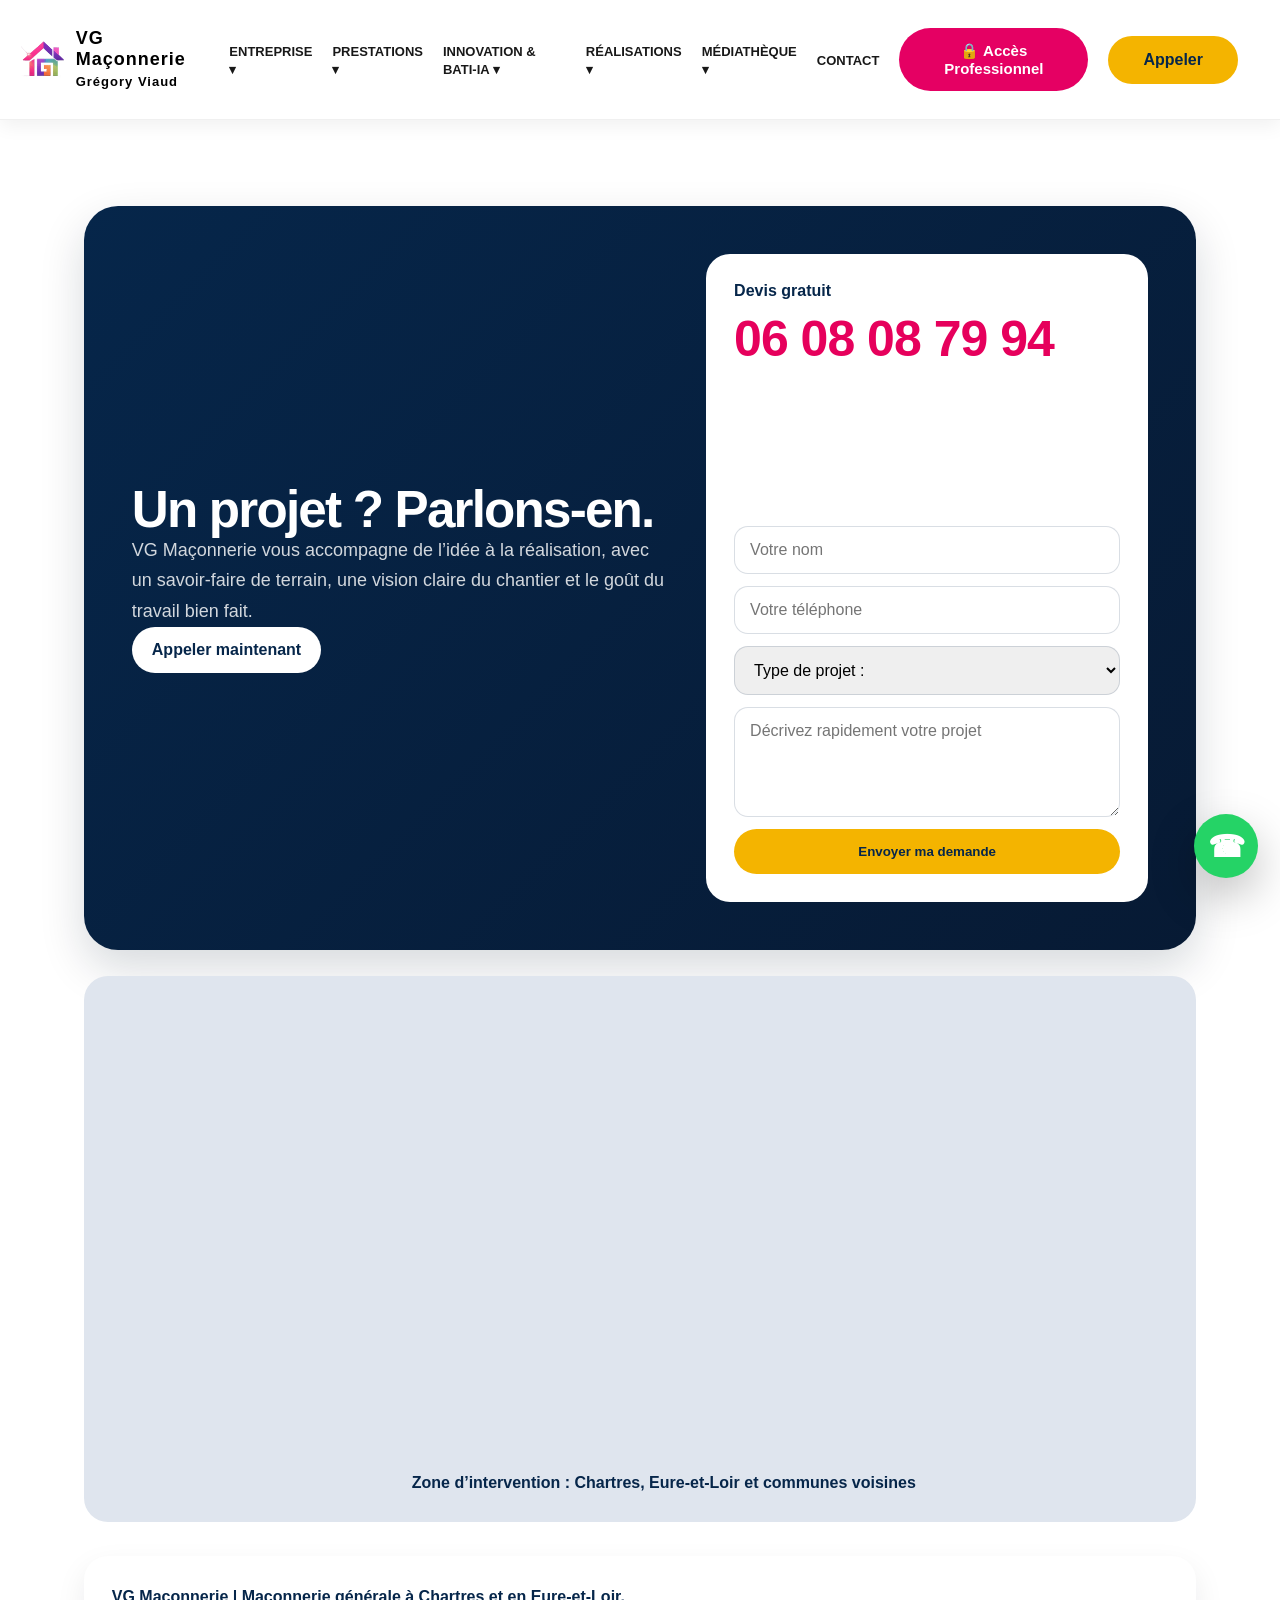
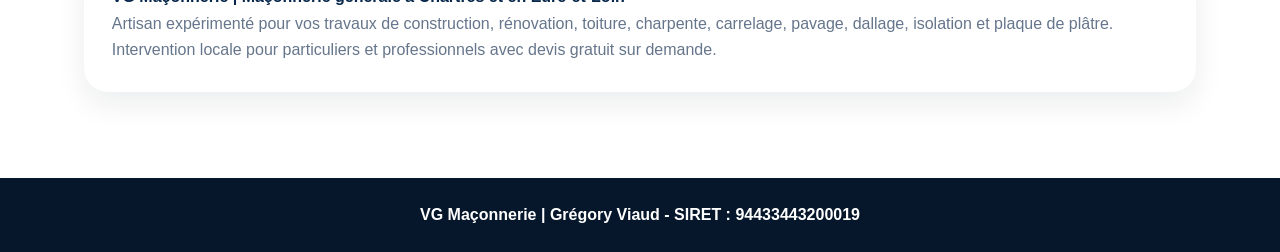
<file: contact.html>
<!DOCTYPE html>
<html lang="fr">
<head>
  <meta charset="UTF-8" />
  <!-- ======== META NAME ================== -->
  <meta name="viewport" content="width=device-width, initial-scale=1.0" />
  <meta name="robots" content="index, follow">
  <meta name="language" content="fr">
  <meta name="revisit-after" content="7 days">
  <meta name="theme-color" content="#0B1F3A">
  <meta name="author" content="Gregory VIAUD">
  <meta name="description" content="VG Maçonnerie accompagne vos projets de construction, extension, rénovation et maçonnerie générale. Fondations, dalles béton, ouvertures porteuses, IPN, terrasses et gros œuvre.">
  <meta name="keywords" content="Gregory Viaud, VG Maçonnerie, maçonnerie, extension maison, rénovation, fondations, dalle béton, terrassement, IPN, mur porteur, gros œuvre, terrasse béton, clôture, construction, Chartres, Eure-et-Loir">
  <!-- ======== META PROPERTY ================== -->
  <meta property="og:title" content="BATI-IA™ | Construction, Extension & Maçonnerie">
  <meta property="og:description" content="Études, fondations, maçonnerie, extensions, IPN et suivi de chantier. Découvrez l'approche moderne BATI-IA™ appliquée aux projets de construction.">
  <meta property="og:type" content="website">
  <meta property="og:title" content="VG Maçonnerie - Gregory VIAUD">
  <meta property="og:site_name" content="VG Maçonnerie">
  <meta property="og:locale" content="fr_FR">
  <meta property="og:image" content="https://vg-maconnerie.github.io/vg-maconnerie/img/bati-ia-cover.jpg">
  <meta property="og:url" content="https://vg-maconnerie.github.io/vg-maconnerie">
  <meta property="og:description" content="Entreprise de maçonnerie spécialisée dans les extensions, rénovations, fondations, dalles béton et travaux de gros œuvre.">
  <!-- ======== META TWITTER ================== -->
  <meta name="twitter:card" content="summary_large_image">
  <meta name="twitter:title" content="BATI-IA™ | Construction & Maçonnerie">
  <meta name="twitter:description" content="Extension, rénovation, fondations, IPN et suivi de chantier professionnel.">
  <meta name="twitter:image" content="https://vg-maconnerie.github.io/vg-maconnerie/img/bati-ia-cover.jpg">
  <!-- ======== CSS ================== -->
  <link rel="stylesheet" href="css/main.css">
  <title>VG Maçonnerie - Grégory Viaud</title>
</head>
<body>
  
   
  <header class="header">

  <div class="logo">
  <a href="index.html#accueil"><img src="./img/logo.png" alt="VG Maçonnerie logo" class="logo-img"></a>
  <span><a href="index.html#accueil">VG Maçonnerie<br><span2 class="titre">Grégory Viaud</a></span2></span>
</div>

   <nav class="nav">

    <input type="checkbox" id="menu-toggle">
    <label for="menu-toggle" class="burger">☰</label>

    <ul class="menu">

      <li class="dropdown">
        <a href="#">ENTREPRISE ▾</a>
        <ul class="submenu">
          <li><a href="index.html#accueil">• Qui sommes-nous ?</a></li>
          <li><a href="index.html#valeurs">• Nos valeurs</a></li>
          <li><a href="index.html#histoire">• Notre histoire</a></li>
          <li><a href="index.html#expertises">• Expertises</a></li>
          <li><a href="index.html#deroulement">• Déroulement</a></li>
        </ul>
      </li>

      <li class="dropdown">
        <a href="#">PRESTATIONS ▾</a>
        <ul class="submenu">
          <li><a href="prestations.html#maconnerie">• Maconnerie Générale</a></li>
          <li><a href="prestations.html#gros-oeuvre">• Gros Oeuvre</a></li>
          <li><a href="prestations.html#extension">• Extension de Maison</a></li>
          <li><a href="prestations.html#mur-porteur">• Ouverture de Mur Porteur</a></li>
          <li><a href="prestations.html#terrassement">• Terrassement</a></li>
          <li><a href="prestations.html#exterieur">• Aménagement Extérieur</a></li>
          <li><a href="prestations.html#reparation">• Réaparation Entretien</a></li>
          <li><a href="prestations.html#appel-offre">• Appels d'Offres</a></li>
        </ul>
      </li>

      <li class="dropdown">
        <a href="#">INNOVATION & BATI-IA ▾</a>
        <ul class="submenu">
          <li><a href="innovations.html#presentation">• Présentation</a></li>
          <li><a href="innovations.html#ia">• IA appliquée au bâtiment</a></li>
          <li><a href="innovations.html#outils">• Outils numériques</a></li>
          <li><a href="innovations.html#automatisation">• Automatisation documentaire</a></li>
          <li><a href="innovations.html#projets">• Projets innovants</a></li>
        </ul>
      </li>

      <li class="dropdown">
        <a href="#">RÉALISATIONS ▾</a>
        <ul class="submenu">
          <li><a href="realisations.html#maconnerie">• Maconnerie</a></li>
          <li><a href="realisations.html#renovation">• Rénovation</a></li>
          <li><a href="realisations.html#laser">• Laser 3D</a></li>
          <li><a href="realisations.html#bati-ia">• BATI-IA</a></li>
          <li><a href="realisations.html#avant-apres">• Avant & Après</a></li>
          <li><a href="realisations.html#epoxy">• Surface Epoxy</a></li>
        </ul>
      </li>

      <li class="dropdown">
        <a href="#">MÉDIATHÈQUE ▾</a>
        <ul class="submenu">
          <li><a href="mediatheque.html#videos">• Vidéos</a></li> 
          <li><a href="mediatheque.html#publications">• Publications</a></li> 
          <li><a href="mediatheque.html#goodies">• Goodies</a></li>
        </ul>
      </li>
      
      <li><a href="#">CONTACT</a></li>
      
    </ul>

    <button class="btn-pro" onclick="ouvrirBatiIA()">🔒 Accès Professionnel</button>
      <a class="btn btn-primary" href="tel:0608087994">Appeler</a>

  </nav>
    

</header>

<section id="contact" class="section">
   <div class="container">
      <div class="quote">
        <div>
          <h2>Un projet ? Parlons-en.</h2>
          <p>VG Maçonnerie vous accompagne de l’idée à la réalisation, avec un savoir-faire de terrain, une vision claire du chantier et le goût du travail bien fait.</p>
          <a class="btn btn-light" href="tel:06608087994">Appeler maintenant</a>
        </div>
        <div class="contact-box">
          <strong>Devis gratuit</strong>
          <div class="phone">06 08 08 79 94</div>
          <p><strong>Facebook :</strong> Grégory Viaud</p>
          <p><strong>SIRET :</strong> 94433443200019</p>
          <p><strong>Activité :</strong> Maçonnerie générale, neuf & rénovation</p>
          <form class="contact-form" action="https://formsubmit.co/vg-maconnerie@outlook.fr" method="POST">
            <input type="text" name="nom" placeholder="Votre nom" required>
            <input type="tel" name="telephone" placeholder="Votre téléphone" required>
            <select name="type-projet">
              <option>Type de projet :</option>
              <option>Maçonnerie générale</option>
              <option>Toiture / Charpente</option>
              <option>Carrelage / Dallage</option>
              <option>Peinture / Ravalement</option>
              <option>Isolation / Plaque de plâtre</option>
              <option>Rénovation complète</option>
              <option>Aménagement Extérieur</option>
            </select>
            <textarea name="message" placeholder="Décrivez rapidement votre projet"></textarea>
            <button class="btn btn-primary" type="submit">Envoyer ma demande</button>
          </form>
        </div>
      </div>

      <div class="map-box">
        <iframe src="https://www.google.com/maps/embed?pb=!1m18!1m12!1m3!1d260816.94990016893!2d1.3794115947212267!3d48.52398461824753!2m3!1f0!2f0!3f0!3m2!1i1024!2i768!4f13.1!3m3!1m2!1s0x47e40c4424f1e18b%3A0x7863884853c7ed29!2s28000%20Chartres!5e0!3m2!1sfr!2sfr!4v1779756523176!5m2!1sfr!2sfr" width="1100" height="450" style="border:0;" allowfullscreen="" loading="lazy" referrerpolicy="no-referrer-when-downgrade"></iframe><br>
        Zone d’intervention : Chartres, Eure-et-Loir et communes voisines
      </div>

      <div class="seo-local">
        <strong>VG Maçonnerie | Maçonnerie générale à Chartres et en Eure-et-Loir.</strong><br>
        Artisan expérimenté pour vos travaux de construction, rénovation, toiture, charpente, carrelage, pavage, dallage, isolation et plaque de plâtre. Intervention locale pour particuliers et professionnels avec devis gratuit sur demande.
      </div>
    </div>
  </section>

  <footer>
    VG Maçonnerie | Grégory Viaud - SIRET : 94433443200019
  </footer>

  <a class="float-whatsapp" href="https://wa.me/33608087994" target="_blank" aria-label="Contacter VG Maçonnerie sur WhatsApp">☎</a>

  <script>
    const observer = new IntersectionObserver((entries) => {
      entries.forEach(entry => {
        if (entry.isIntersecting) entry.target.classList.add('visible');
      });
    }, { threshold: 0.15 });

    document.querySelectorAll('.reveal').forEach(el => observer.observe(el));

    const counters = document.querySelectorAll('.counter-number');
    let countersStarted = false;

    function animateCounters() {
      if (countersStarted) return;
      countersStarted = true;
      counters.forEach(counter => {
        const target = Number(counter.dataset.target);
        let value = 0;
        const step = Math.max(1, Math.ceil(target / 45));
        const timer = setInterval(() => {
          value += step;
          if (value >= target) {
            counter.textContent = target;
            clearInterval(timer);
          } else {
            counter.textContent = value;
          }
        }, 30);
      });
    }

    const counterSection = document.querySelector('.counter-row');
    const counterObserver = new IntersectionObserver((entries) => {
      entries.forEach(entry => {
        if (entry.isIntersecting) animateCounters();
      });
    }, { threshold: 0.4 });

    if (counterSection) counterObserver.observe(counterSection);
  </script>

<!-- JAVA-SCRIPT -->
<script src="js/location.js"></script>

</body>
</html>
</file>
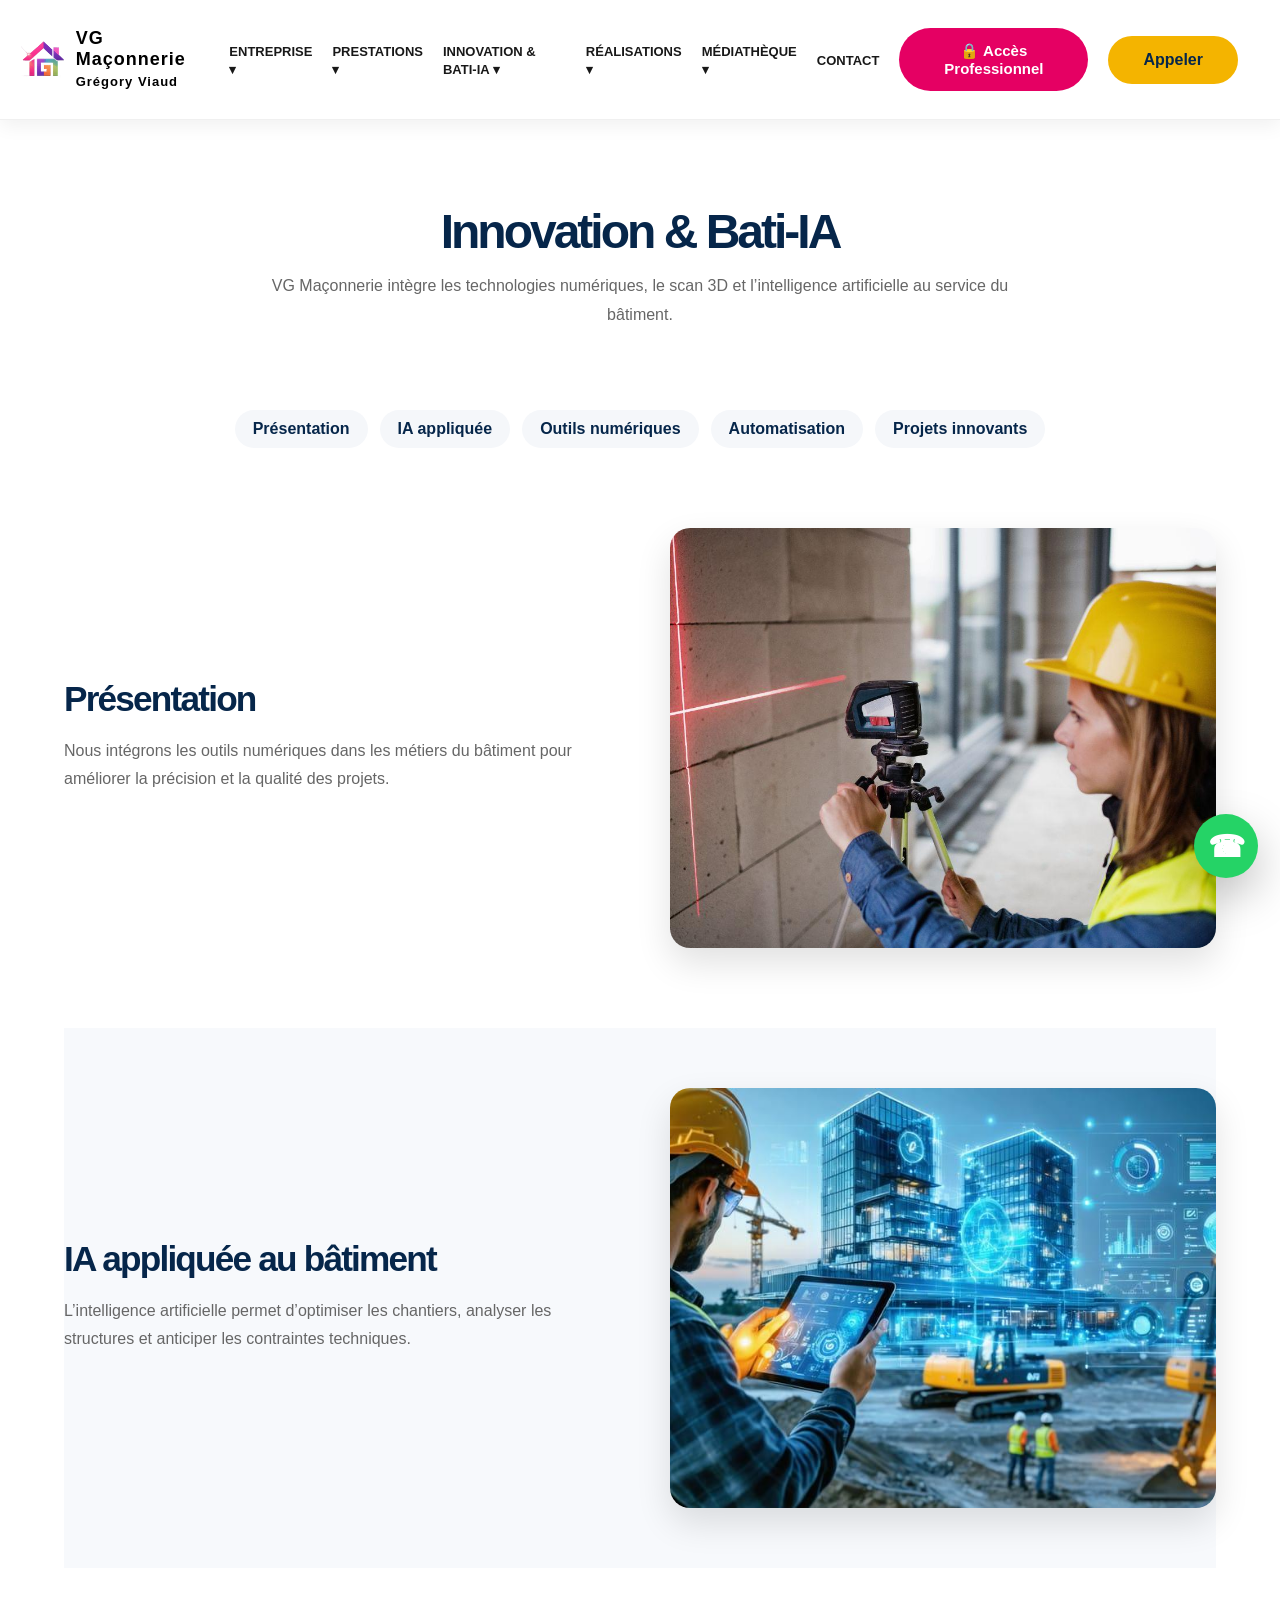
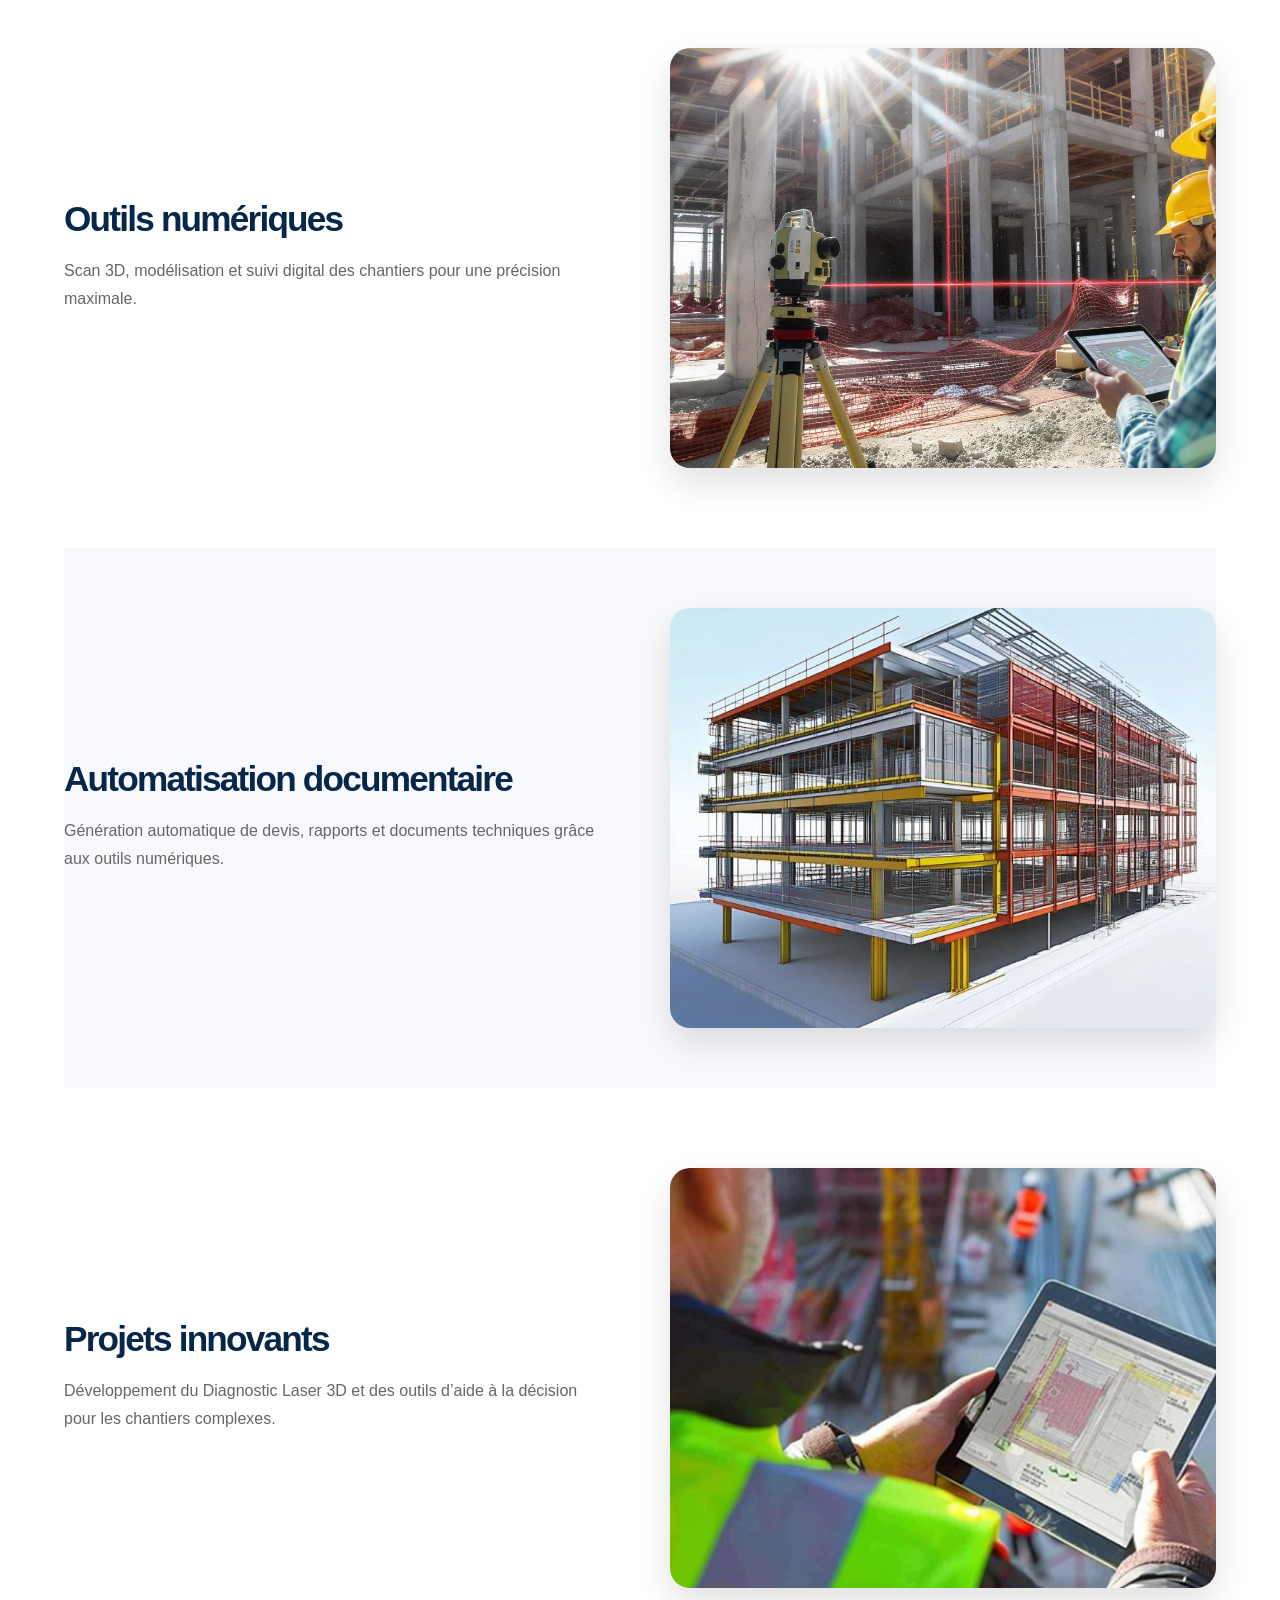
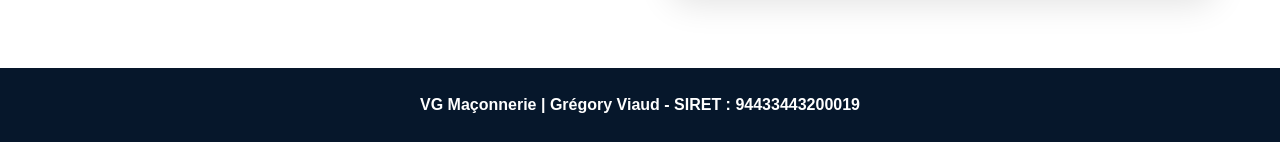
<file: innovations.html>
<!DOCTYPE html>
<html lang="fr">
<head>
  <meta charset="UTF-8" />
  <!-- ======== META NAME ================== -->
  <meta name="viewport" content="width=device-width, initial-scale=1.0" />
  <meta name="robots" content="index, follow">
  <meta name="language" content="fr">
  <meta name="revisit-after" content="7 days">
  <meta name="theme-color" content="#0B1F3A">
  <meta name="author" content="Gregory VIAUD">
  <meta name="description" content="VG Maçonnerie accompagne vos projets de construction, extension, rénovation et maçonnerie générale. Fondations, dalles béton, ouvertures porteuses, IPN, terrasses et gros œuvre.">
  <meta name="keywords" content="Gregory Viaud, VG Maçonnerie, maçonnerie, extension maison, rénovation, fondations, dalle béton, terrassement, IPN, mur porteur, gros œuvre, terrasse béton, clôture, construction, Chartres, Eure-et-Loir">
  <!-- ======== META PROPERTY ================== -->
  <meta property="og:title" content="BATI-IA™ | Construction, Extension & Maçonnerie">
  <meta property="og:description" content="Études, fondations, maçonnerie, extensions, IPN et suivi de chantier. Découvrez l'approche moderne BATI-IA™ appliquée aux projets de construction.">
  <meta property="og:type" content="website">
  <meta property="og:title" content="VG Maçonnerie - Gregory VIAUD">
  <meta property="og:site_name" content="VG Maçonnerie">
  <meta property="og:locale" content="fr_FR">
  <meta property="og:image" content="https://vg-maconnerie.github.io/vg-maconnerie/img/bati-ia-cover.jpg">
  <meta property="og:url" content="https://vg-maconnerie.github.io/vg-maconnerie">
  <meta property="og:description" content="Entreprise de maçonnerie spécialisée dans les extensions, rénovations, fondations, dalles béton et travaux de gros œuvre.">
  <!-- ======== META TWITTER ================== -->
  <meta name="twitter:card" content="summary_large_image">
  <meta name="twitter:title" content="BATI-IA™ | Construction & Maçonnerie">
  <meta name="twitter:description" content="Extension, rénovation, fondations, IPN et suivi de chantier professionnel.">
  <meta name="twitter:image" content="https://vg-maconnerie.github.io/vg-maconnerie/img/bati-ia-cover.jpg">
  <!-- ======== CSS ================== -->
  <link rel="stylesheet" href="css/main.css">
  <link rel="stylesheet" href="css/innovations.css">
  <title>VG Maçonnerie - Grégory Viaud</title>
</head>
<body>
  
   
  <header class="header">

  <div class="logo">
  <a href="index.html#accueil"><img src="./img/logo.png" alt="VG Maçonnerie logo" class="logo-img"></a>
  <span><a href="index.html#accueil">VG Maçonnerie<br><span2 class="titre">Grégory Viaud</a></span2></span>
</div>

  <nav class="nav">

    <input type="checkbox" id="menu-toggle">
    <label for="menu-toggle" class="burger">☰</label>

    <ul class="menu">

      <li class="dropdown">
        <a href="#">ENTREPRISE ▾</a>
        <ul class="submenu">
          <li><a href="index.html#accueil">• Qui sommes-nous ?</a></li>
          <li><a href="index.html#valeurs">• Nos valeurs</a></li>
          <li><a href="index.html#histoire">• Notre histoire</a></li>
          <li><a href="index.html#expertises">• Expertises</a></li>
          <li><a href="index.html#deroulement">• Déroulement</a></li>
        </ul>
      </li>

      <li class="dropdown">
        <a href="#">PRESTATIONS ▾</a>
        <ul class="submenu">
          <li><a href="prestations.html#maconnerie">• Maconnerie Générale</a></li>
          <li><a href="prestations.html#gros-oeuvre">• Gros Oeuvre</a></li>
          <li><a href="prestations.html#extension">• Extension de Maison</a></li>
          <li><a href="prestations.html#mur-porteur">• Ouverture de Mur Porteur</a></li>
          <li><a href="prestations.html#terrassement">• Terrassement</a></li>
          <li><a href="prestations.html#exterieur">• Aménagement Extérieur</a></li>
          <li><a href="prestations.html#reparation">• Réaparation Entretien</a></li>
          <li><a href="prestations.html#appel-offre">• Appels d'Offres</a></li>
        </ul>
      </li>

      <li class="dropdown">
        <a href="#">INNOVATION & BATI-IA ▾</a>
        <ul class="submenu">
          <li><a href="#presentation">• Présentation</a></li>
          <li><a href="#ia">• IA appliquée au bâtiment</a></li>
          <li><a href="#outils">• Outils numériques</a></li>
          <li><a href="#automatisation">• Automatisation documentaire</a></li>
          <li><a href="#projets">• Projets innovants</a></li>
        </ul>
      </li>

      <li class="dropdown">
        <a href="#">RÉALISATIONS ▾</a>
        <ul class="submenu">
          <li><a href="realisations.html#maconnerie">• Maconnerie</a></li>
          <li><a href="realisations.html#renovation">• Rénovation</a></li>
          <li><a href="realisations.html#laser">• Laser 3D</a></li>
          <li><a href="realisations.html#bati-ia">• BATI-IA</a></li>
          <li><a href="realisations.html#avant-apres">• Avant & Après</a></li>
          <li><a href="realisations.html#epoxy">• Surface Epoxy</a></li>
        </ul>
      </li>

      <li class="dropdown">
        <a href="#">MÉDIATHÈQUE ▾</a>
        <ul class="submenu">
          <li><a href="mediatheque.html#videos">• Vidéos</a></li> 
          <li><a href="mediatheque.html#publications">• Publications</a></li> 
          <li><a href="mediatheque.html#goodies">• Goodies</a></li>
        </ul>
      </li>
      
      <li><a href="contact.html#contact">CONTACT</a></li>
      
    </ul>

    <button class="btn-pro" onclick="ouvrirBatiIA()">🔒 Accès Professionnel</button>
      <a class="btn btn-primary" href="tel:0608087994">Appeler</a>

  </nav>

</header>

  <section class="innovation-page">

    <div class="container">

        <div class="innovation-header">
            <h1>Innovation & Bati-IA</h1>
            <p>
                VG Maçonnerie intègre les technologies numériques,
                le scan 3D et l’intelligence artificielle au service du bâtiment.
            </p>
        </div>

        <!-- NAV -->
        <nav class="innovation-nav">
            <a href="#presentation">Présentation</a>
            <a href="#ia">IA appliquée</a>
            <a href="#outils">Outils numériques</a>
            <a href="#automatisation">Automatisation</a>
            <a href="#projets">Projets innovants</a>
        </nav>

        <!-- 1 -->
        <section id="presentation" class="innovation-block">
            <div class="innovation-grid">

                <div class="text">
                    <h2>Présentation</h2>
                    <p>
                        Nous intégrons les outils numériques dans les métiers du bâtiment
                        pour améliorer la précision et la qualité des projets.
                    </p>
                </div>

                <div class="image">
                    <img src="./img/chantier.jpeg" alt="Innovation bâtiment">
                </div>

            </div>
        </section>

        <!-- 2 -->
        <section id="ia" class="innovation-block alt">
            <div class="innovation-grid reverse">

                <div class="image">
                    <img src="./img/ia.jpeg" alt="IA bâtiment">
                </div>

                <div class="text">
                    <h2>IA appliquée au bâtiment</h2>
                    <p>
                        L’intelligence artificielle permet d’optimiser les chantiers,
                        analyser les structures et anticiper les contraintes techniques.
                    </p>
                </div>

            </div>
        </section>

        <!-- 3 -->
        <section id="outils" class="innovation-block">

            <div class="innovation-grid">

                <div class="text">
                    <h2>Outils numériques</h2>
                    <p>
                        Scan 3D, modélisation et suivi digital des chantiers
                        pour une précision maximale.
                    </p>
                </div>

                <div class="image">
                    <img src="./img/scan.jpeg" alt="Scan 3D bâtiment">
                </div>

            </div>
        </section>

        <!-- 4 -->
        <section id="automatisation" class="innovation-block alt">

            <div class="innovation-grid reverse">

                <div class="image">
                    <img src="./img/modelisation.jpeg" alt="Automatisation bâtiment">
                </div>

                <div class="text">
                    <h2>Automatisation documentaire</h2>
                    <p>
                        Génération automatique de devis, rapports et documents techniques
                        grâce aux outils numériques.
                    </p>
                </div>

            </div>
        </section>

        <!-- 5 -->
        <section id="projets" class="innovation-block">

            <div class="innovation-grid">

                <div class="text">
                    <h2>Projets innovants</h2>
                    <p>
                        Développement du Diagnostic Laser 3D et des outils d’aide
                        à la décision pour les chantiers complexes.
                    </p>
                </div>

                <div class="image">
                    <img src="./img/digital.jpeg" alt="Digital">
                </div>

            </div>

        </section>

    </div>

</section>

  <footer>
    VG Maçonnerie | Grégory Viaud - SIRET : 94433443200019
  </footer>

  <a class="float-whatsapp" href="https://wa.me/33608087994" target="_blank" aria-label="Contacter VG Maçonnerie sur WhatsApp">☎</a>

  <script>
    const observer = new IntersectionObserver((entries) => {
      entries.forEach(entry => {
        if (entry.isIntersecting) entry.target.classList.add('visible');
      });
    }, { threshold: 0.15 });

    document.querySelectorAll('.reveal').forEach(el => observer.observe(el));

    const counters = document.querySelectorAll('.counter-number');
    let countersStarted = false;

    function animateCounters() {
      if (countersStarted) return;
      countersStarted = true;
      counters.forEach(counter => {
        const target = Number(counter.dataset.target);
        let value = 0;
        const step = Math.max(1, Math.ceil(target / 45));
        const timer = setInterval(() => {
          value += step;
          if (value >= target) {
            counter.textContent = target;
            clearInterval(timer);
          } else {
            counter.textContent = value;
          }
        }, 30);
      });
    }

    const counterSection = document.querySelector('.counter-row');
    const counterObserver = new IntersectionObserver((entries) => {
      entries.forEach(entry => {
        if (entry.isIntersecting) animateCounters();
      });
    }, { threshold: 0.4 });

    if (counterSection) counterObserver.observe(counterSection);
  </script>

<!-- JAVA-SCRIPT -->
<script src="js/location.js"></script>

</body>
</html>
</file>
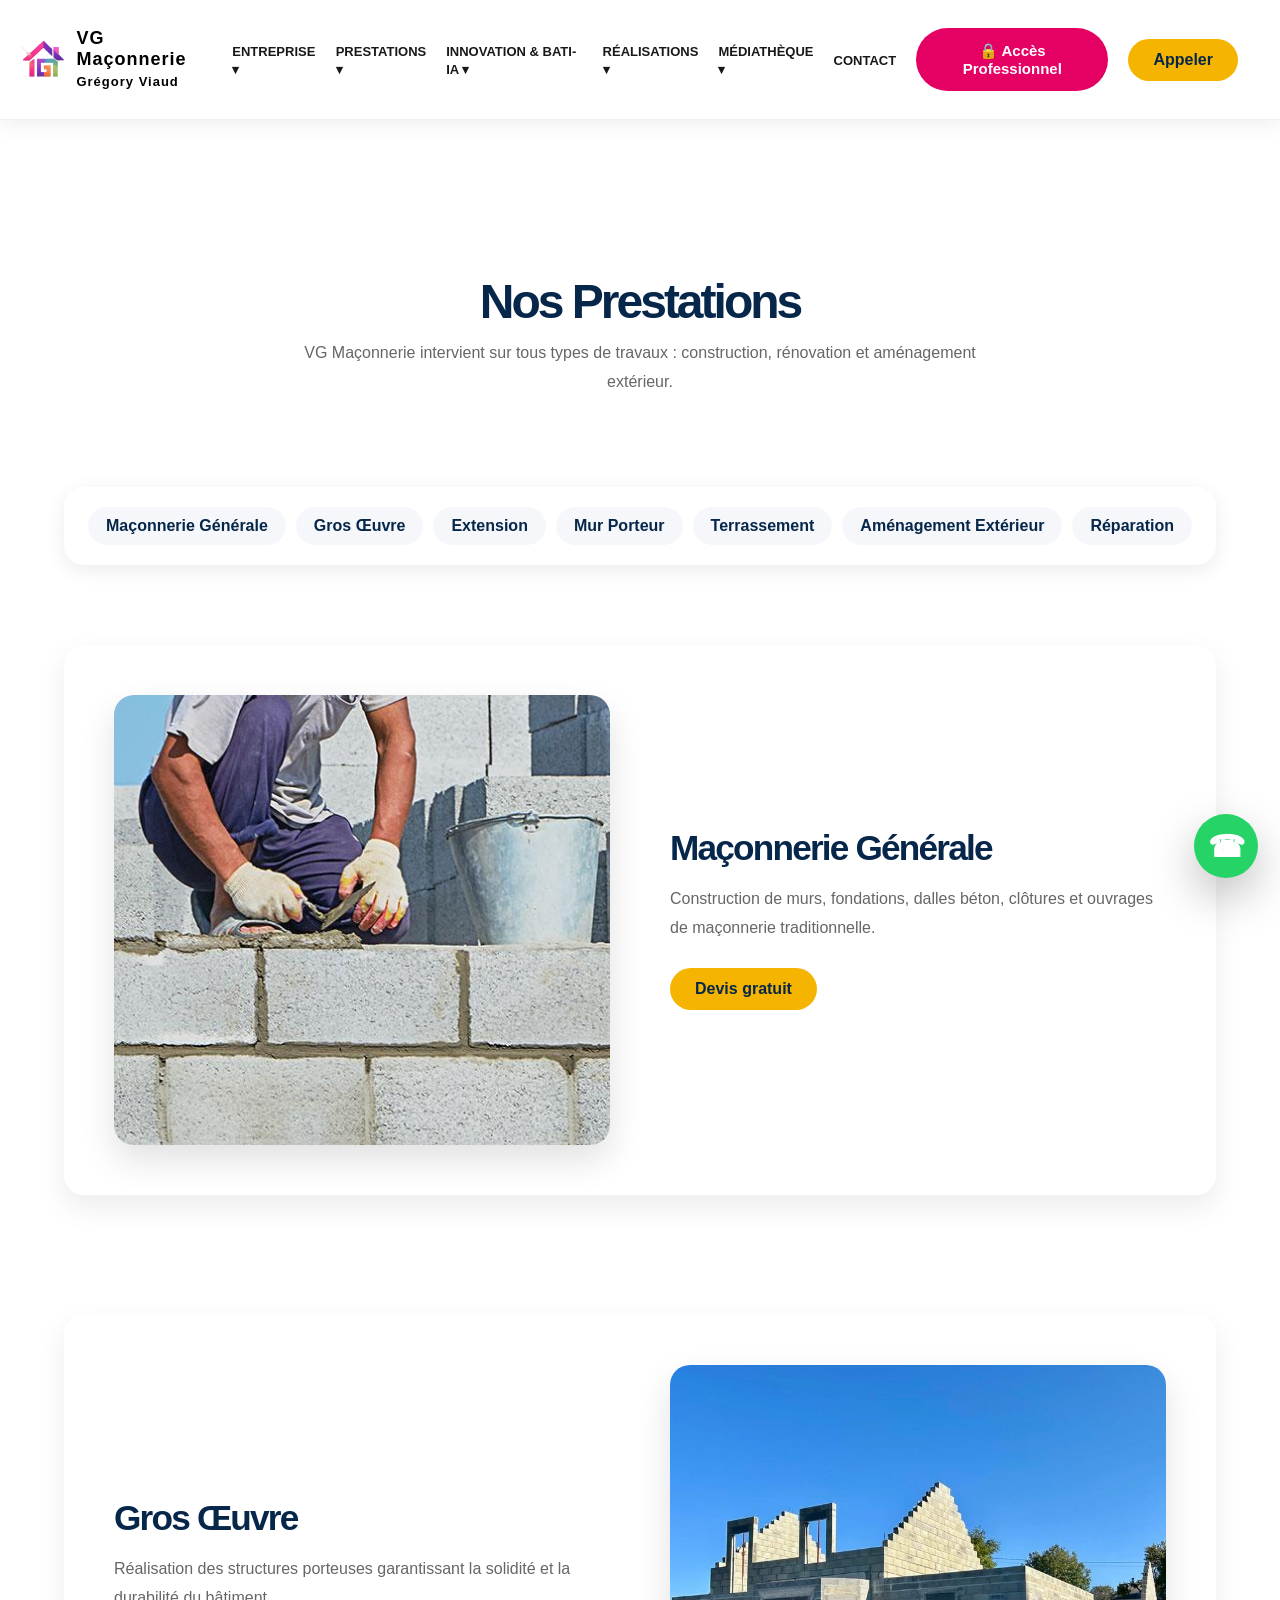
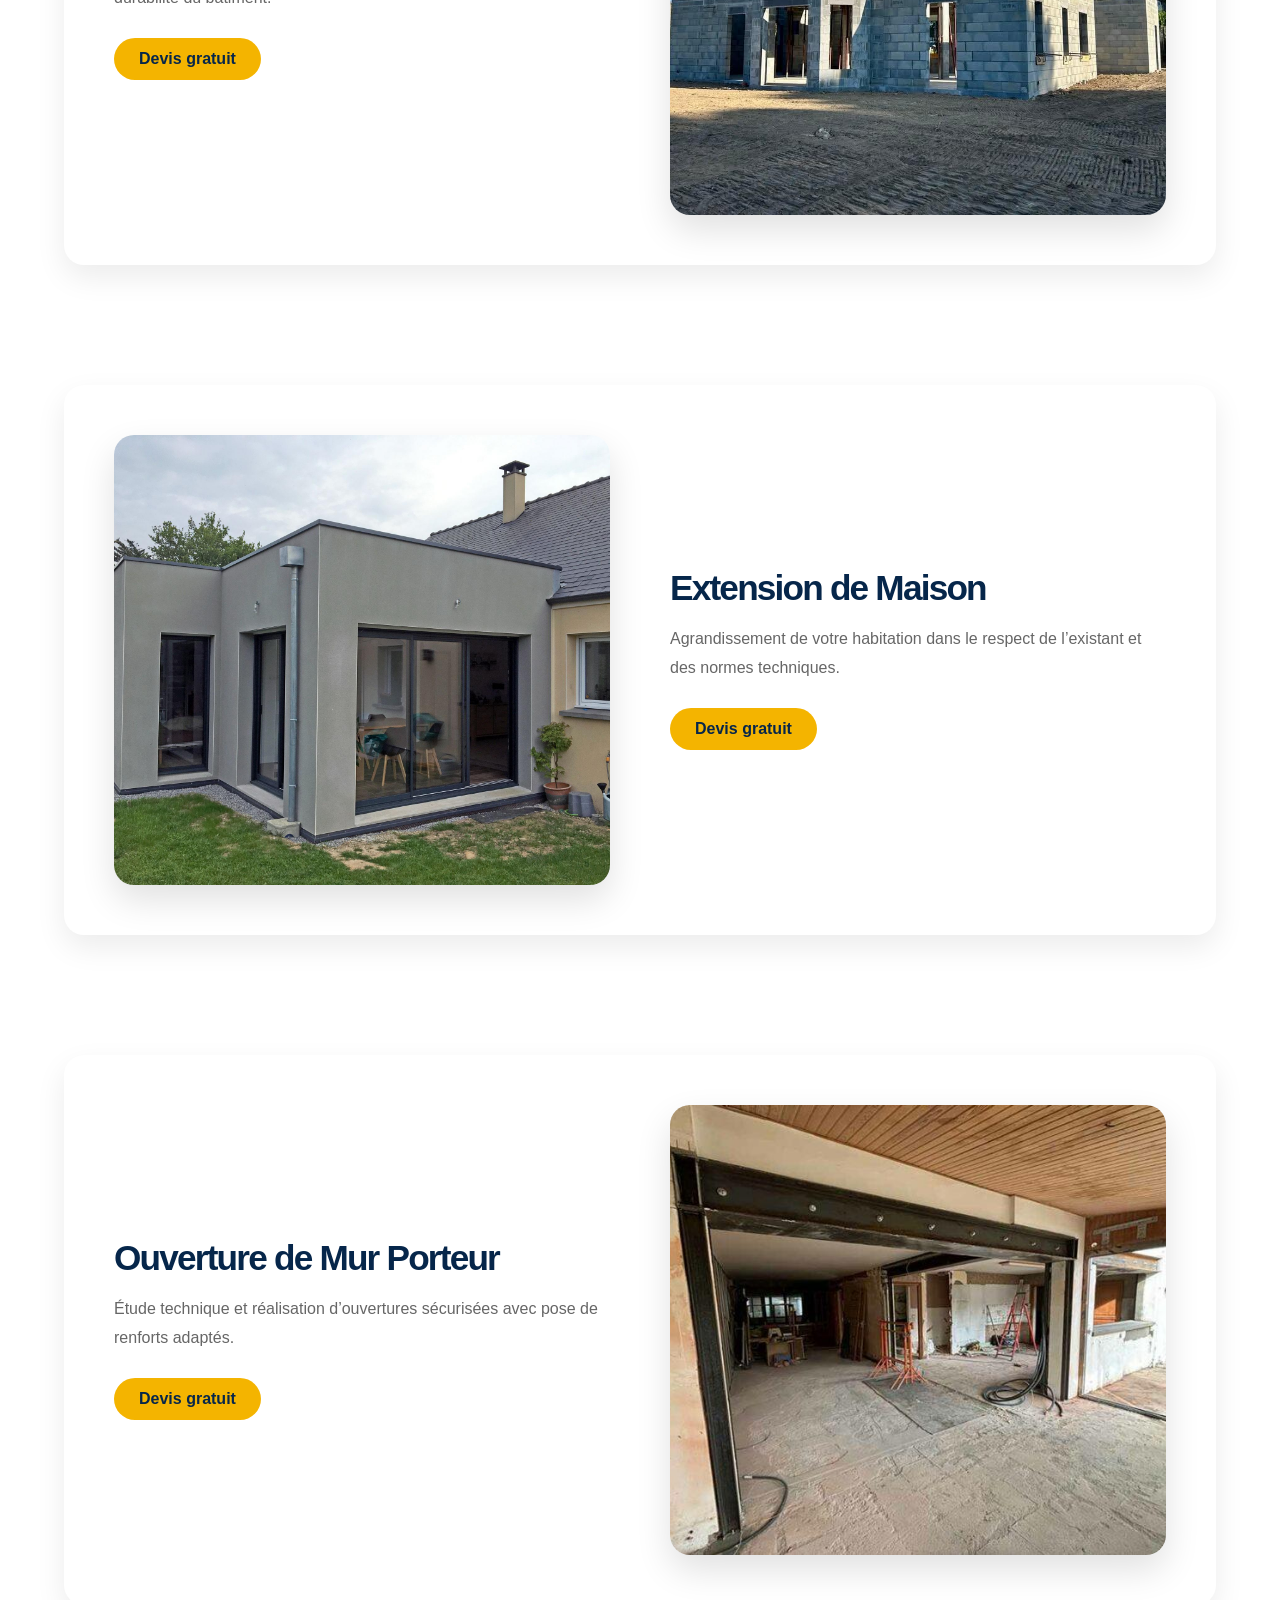
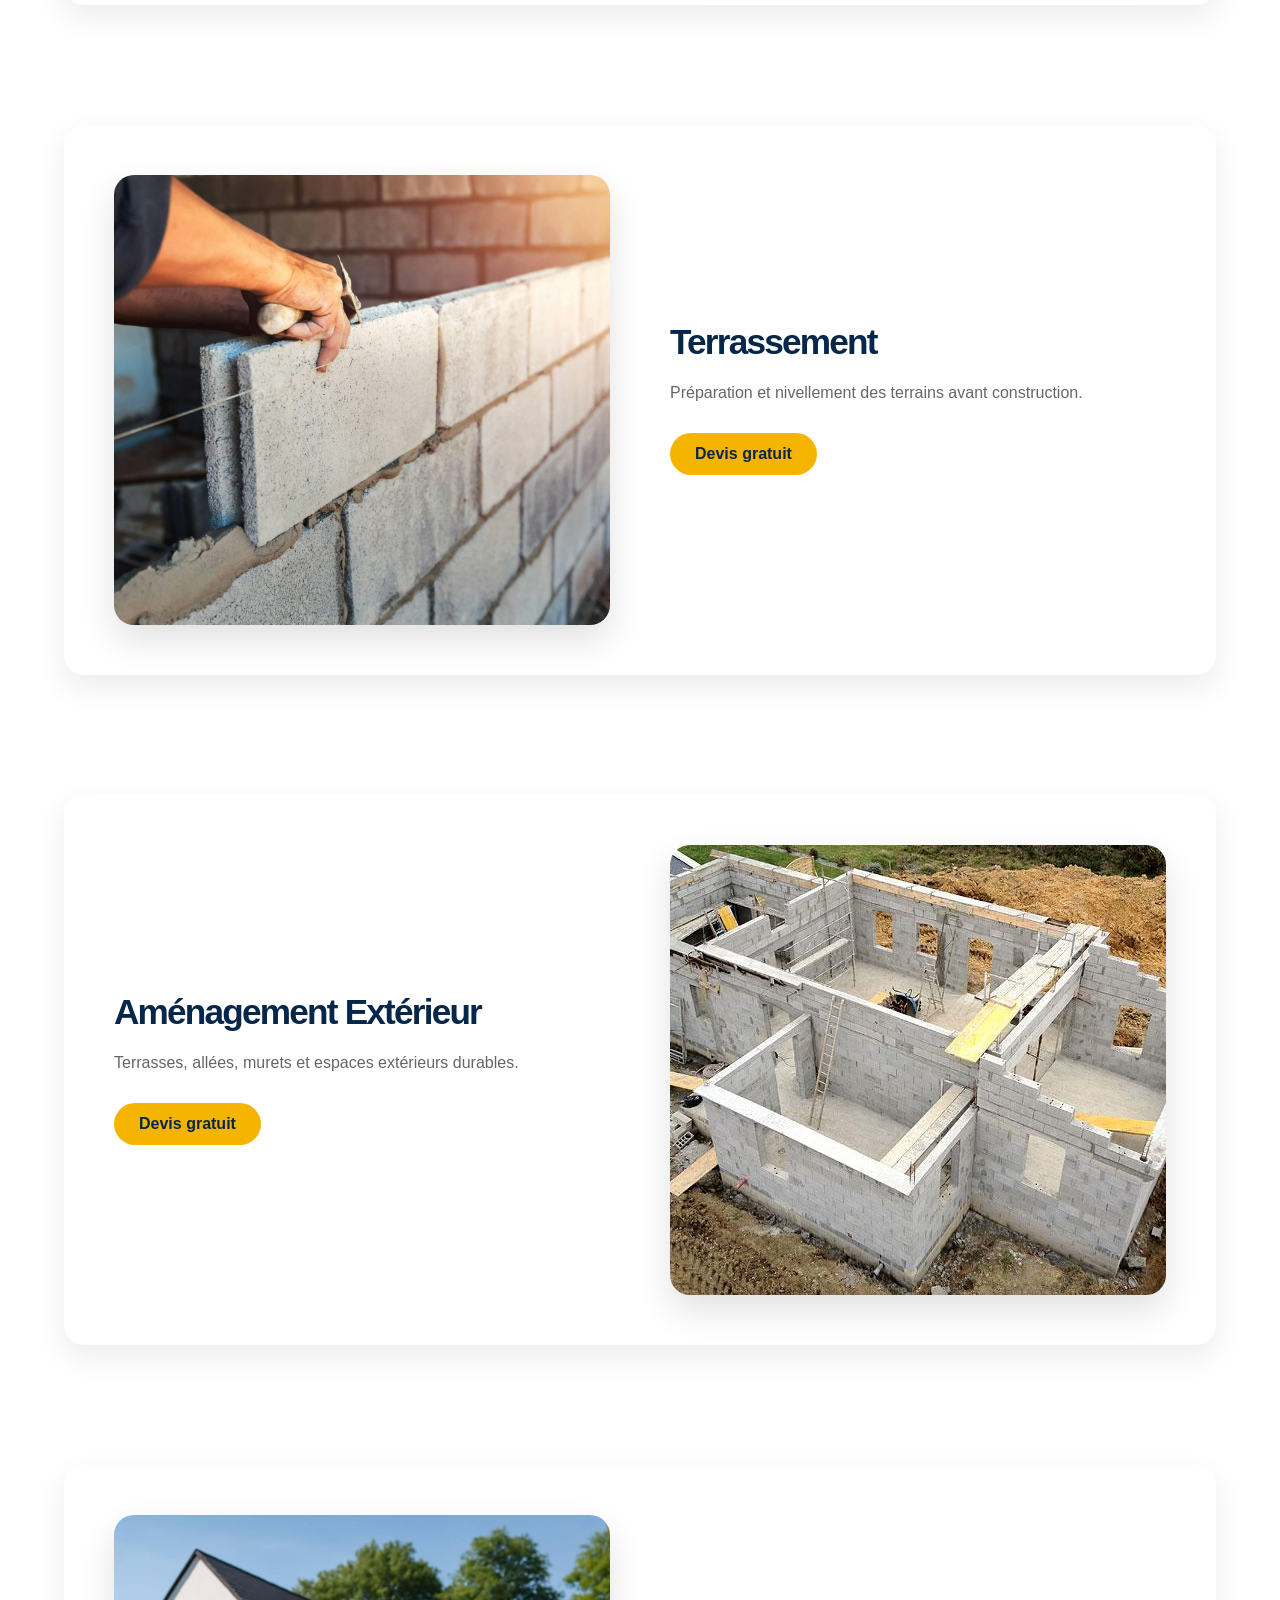
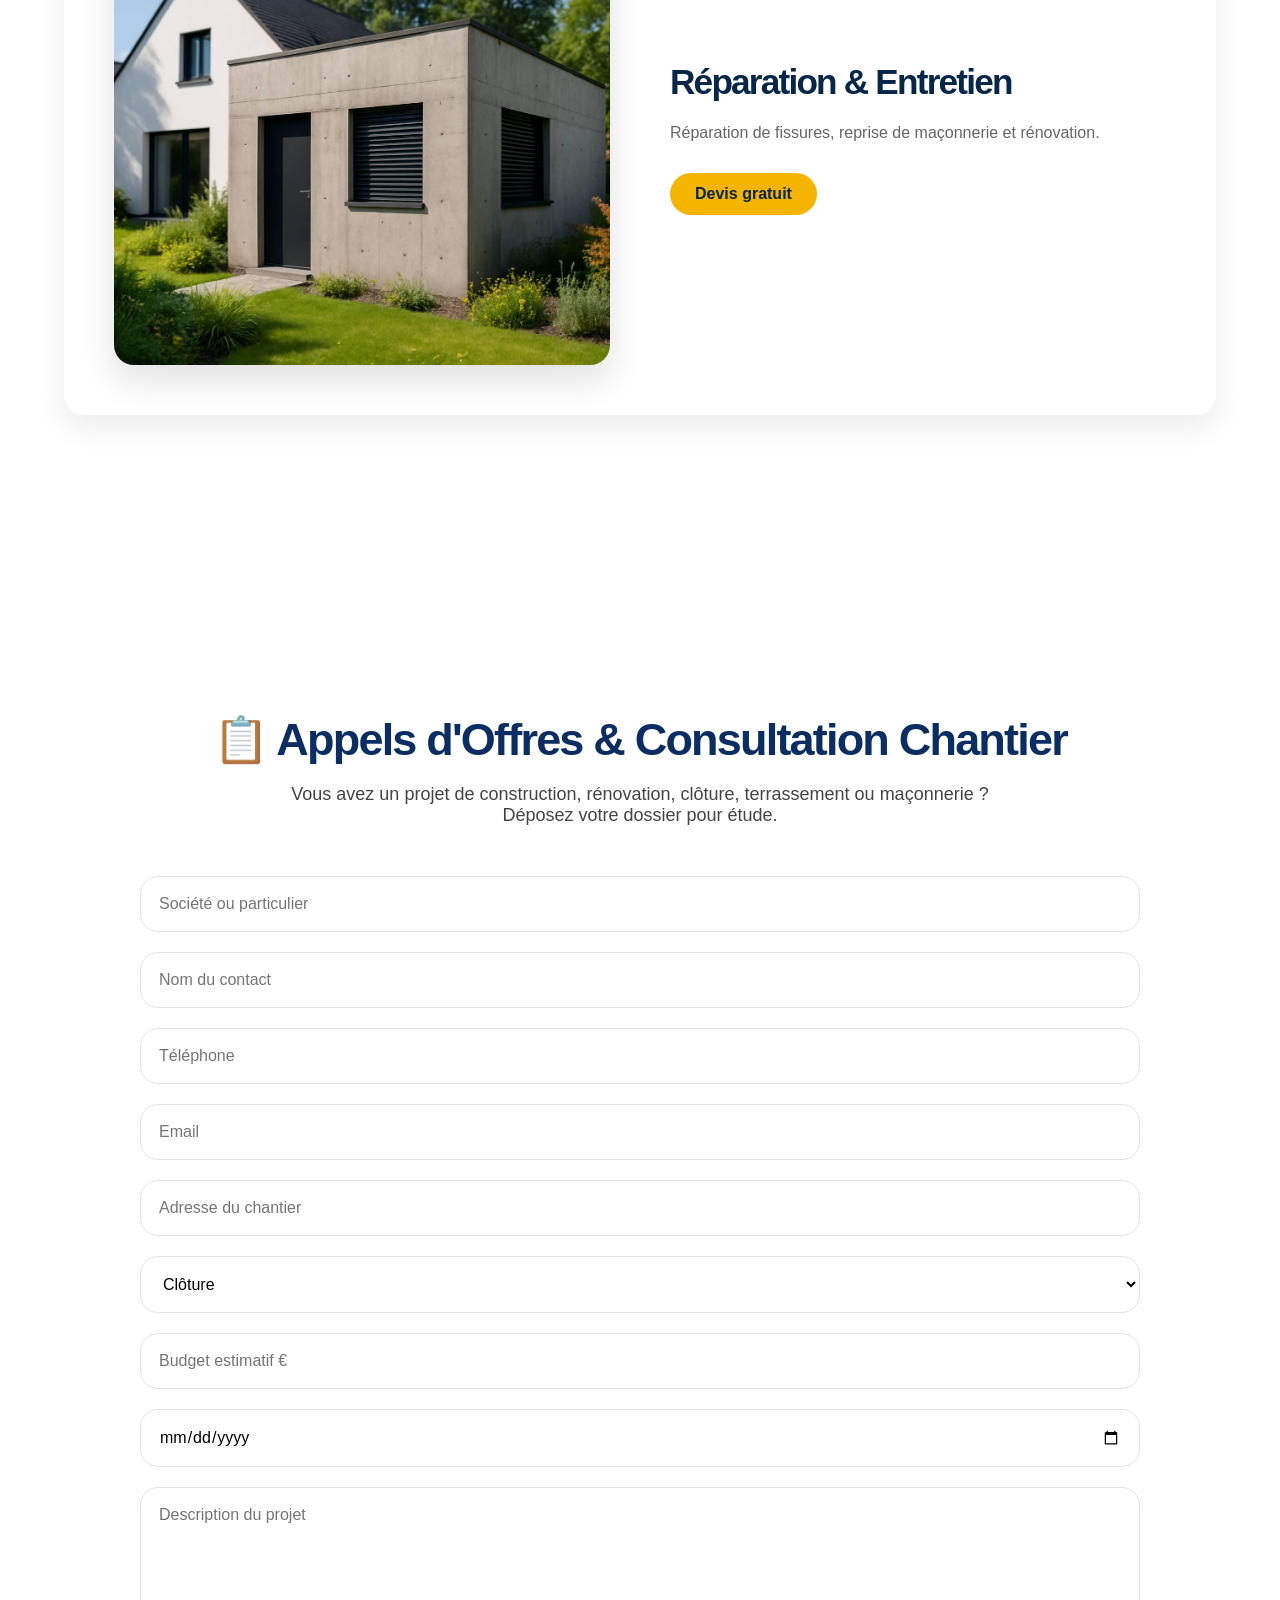
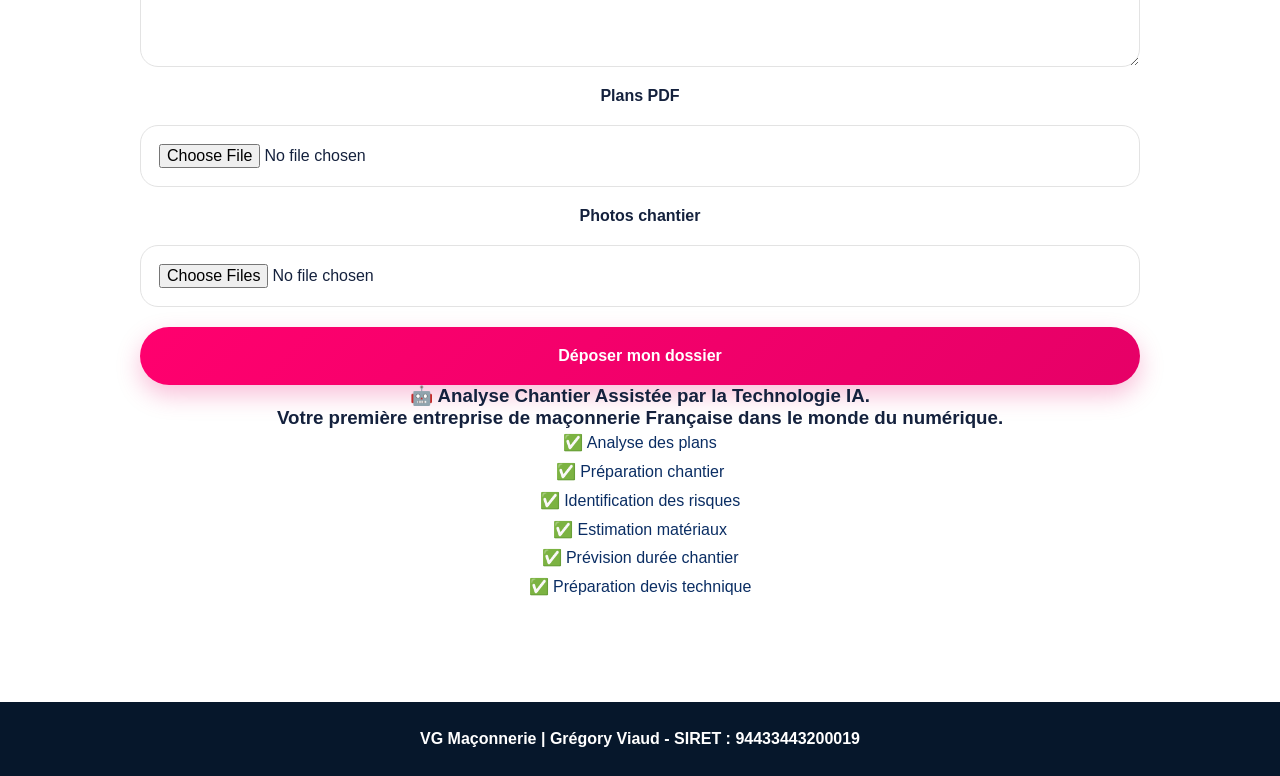
<file: prestations.html>
<!DOCTYPE html>
<html lang="fr">
<head>
  <meta charset="UTF-8" />
  <!-- ======== META NAME ================== -->
  <meta name="viewport" content="width=device-width, initial-scale=1.0" />
  <meta name="robots" content="index, follow">
  <meta name="language" content="fr">
  <meta name="revisit-after" content="7 days">
  <meta name="theme-color" content="#0B1F3A">
  <meta name="author" content="Gregory VIAUD">
  <meta name="description" content="VG Maçonnerie accompagne vos projets de construction, extension, rénovation et maçonnerie générale. Fondations, dalles béton, ouvertures porteuses, IPN, terrasses et gros œuvre.">
  <meta name="keywords" content="Gregory Viaud, VG Maçonnerie, maçonnerie, extension maison, rénovation, fondations, dalle béton, terrassement, IPN, mur porteur, gros œuvre, terrasse béton, clôture, construction, Chartres, Eure-et-Loir">
  <!-- ======== META PROPERTY ================== -->
  <meta property="og:title" content="BATI-IA™ | Construction, Extension & Maçonnerie">
  <meta property="og:description" content="Études, fondations, maçonnerie, extensions, IPN et suivi de chantier. Découvrez l'approche moderne BATI-IA™ appliquée aux projets de construction.">
  <meta property="og:type" content="website">
  <meta property="og:title" content="VG Maçonnerie - Gregory VIAUD">
  <meta property="og:site_name" content="VG Maçonnerie">
  <meta property="og:locale" content="fr_FR">
  <meta property="og:image" content="https://vg-maconnerie.github.io/vg-maconnerie/img/bati-ia-cover.jpg">
  <meta property="og:url" content="https://vg-maconnerie.github.io/vg-maconnerie">
  <meta property="og:description" content="Entreprise de maçonnerie spécialisée dans les extensions, rénovations, fondations, dalles béton et travaux de gros œuvre.">
  <!-- ======== META TWITTER ================== -->
  <meta name="twitter:card" content="summary_large_image">
  <meta name="twitter:title" content="BATI-IA™ | Construction & Maçonnerie">
  <meta name="twitter:description" content="Extension, rénovation, fondations, IPN et suivi de chantier professionnel.">
  <meta name="twitter:image" content="https://vg-maconnerie.github.io/vg-maconnerie/img/bati-ia-cover.jpg">
  <!-- ======== CSS ================== -->
  <link rel="stylesheet" href="css/main.css">
  <link rel="stylesheet" href="css/layout-btp.css">
  <title>VG Maçonnerie - Grégory Viaud</title>
</head>
<body>
  
   
  <header class="header">

  <div class="logo">
  <a href="index.html#accueil"><img src="./img/logo.png" alt="VG Maçonnerie logo" class="logo-img"></a>
  <span><a href="index.html#accueil">VG Maçonnerie<br><span2 class="titre">Grégory Viaud</a></span2></span>
</div>

  <nav class="nav">

    <input type="checkbox" id="menu-toggle">
    <label for="menu-toggle" class="burger">☰</label>

    <ul class="menu">

      <li class="dropdown">
        <a href="#">ENTREPRISE ▾</a>
        <ul class="submenu">
          <li><a href="index.html#accueil">• Qui sommes-nous ?</a></li>
          <li><a href="index.html#valeurs">• Nos valeurs</a></li>
          <li><a href="index.html#histoire">• Notre histoire</a></li>
          <li><a href="index.html#expertises">• Expertises</a></li>
          <li><a href="index.html#deroulement">• Déroulement</a></li>
        </ul>
      </li>

      <li class="dropdown">
        <a href="#">PRESTATIONS ▾</a>
        <ul class="submenu">
          <li><a href="#maconnerie">• Maconnerie Générale</a></li>
          <li><a href="#gros-oeuvre">• Gros Oeuvre</a></li>
          <li><a href="#extension">• Extension de Maison</a></li>
          <li><a href="#mur-porteur">• Ouverture de Mur Porteur</a></li>
          <li><a href="#terrassement">• Terrassement</a></li>
          <li><a href="#exterieur">• Aménagement Extérieur</a></li>
          <li><a href="#reparation">• Réaparation Entretien</a></li>
          <li><a href="#appel-offre">• Appels d'Offres</a></li>
        </ul>
      </li>

      <li class="dropdown">
        <a href="#">INNOVATION & BATI-IA ▾</a>
        <ul class="submenu">
          <li><a href="innovations.html#presentation">• Présentation</a></li>
          <li><a href="innovations.html#ia">• IA appliquée au bâtiment</a></li>
          <li><a href="innovations.html#outils">• Outils numériques</a></li>
          <li><a href="innovations.html#automatisation">• Automatisation documentaire</a></li>
          <li><a href="innovations.html#projets">• Projets innovants</a></li>
        </ul>
      </li>

      <li class="dropdown">
        <a href="#">RÉALISATIONS ▾</a>
        <ul class="submenu">
          <li><a href="realisations.html#maconnerie">• Maconnerie</a></li>
          <li><a href="realisations.html#renovation">• Rénovation</a></li>
          <li><a href="realisations.html#laser">• Laser 3D</a></li>
          <li><a href="realisations.html#bati-ia">• BATI-IA</a></li>
          <li><a href="realisations.html#avant-apres">• Avant & Après</a></li>
          <li><a href="realisations.html#epoxy">• Surface Epoxy</a></li>
        </ul>
      </li>

      <li class="dropdown">
        <a href="#">MÉDIATHÈQUE ▾</a>
        <ul class="submenu">
          <li><a href="mediatheque.html#videos">• Vidéos</a></li> 
          <li><a href="mediatheque.html#publications">• Publications</a></li> 
          <li><a href="mediatheque.html#goodies">• Goodies</a></li>
        </ul>
      </li>
      
      <li><a href="#contact">CONTACT</a></li>
      
    </ul>

    <button class="btn-pro" onclick="ouvrirBatiIA()">🔒 Accès Professionnel</button>
      <a class="btn btn-primary" href="tel:0608087994">Appeler</a>

  </nav>

</header>

  <section class="services-page">

    <div class="container">

        <div class="services-header">
            <h1>Nos Prestations</h1>
            <p>
                VG Maçonnerie intervient sur tous types de travaux :
                construction, rénovation et aménagement extérieur.
            </p>
        </div>

        <!-- MENU ANCRÉ -->
        <nav class="services-nav">
            <a href="#maconnerie">Maçonnerie Générale</a>
            <a href="#gros-oeuvre">Gros Œuvre</a>
            <a href="#extension">Extension</a>
            <a href="#mur-porteur">Mur Porteur</a>
            <a href="#terrassement">Terrassement</a>
            <a href="#exterieur">Aménagement Extérieur</a>
            <a href="#reparation">Réparation</a>
        </nav>

        <!-- 1 -->
        <section id="maconnerie" class="service-block">
            <div class="service-image">
                <img src="./img/maconnerie.jpeg" alt="Maçonnerie Générale">
            </div>

            <div class="service-text">
                <h2>Maçonnerie Générale</h2>
                <p>
                    Construction de murs, fondations, dalles béton,
                    clôtures et ouvrages de maçonnerie traditionnelle.
                </p>
                <a href="contact.html" class="btn">Devis gratuit</a>
            </div>
        </section>

        <!-- 2 -->
        <section id="gros-oeuvre" class="service-block reverse">
            <div class="service-image">
                <img src="./img/gros-oeuvre.jpeg" alt="Gros Œuvre">
            </div>

            <div class="service-text">
                <h2>Gros Œuvre</h2>
                <p>
                    Réalisation des structures porteuses garantissant
                    la solidité et la durabilité du bâtiment.
                </p>
                <a href="contact.html" class="btn">Devis gratuit</a>
            </div>
        </section>

        <!-- 3 -->
        <section id="extension" class="service-block">
            <div class="service-image">
                <img src="./img/extension.jpeg" alt="Extension maison">
            </div>

            <div class="service-text">
                <h2>Extension de Maison</h2>
                <p>
                    Agrandissement de votre habitation dans le respect
                    de l’existant et des normes techniques.
                </p>
                <a href="contact.html" class="btn">Devis gratuit</a>
            </div>
        </section>

        <!-- 4 -->
        <section id="mur-porteur" class="service-block reverse">
            <div class="service-image">
                <img src="./img/mur-porteur.jpeg" alt="Mur porteur">
            </div>

            <div class="service-text">
                <h2>Ouverture de Mur Porteur</h2>
                <p>
                    Étude technique et réalisation d’ouvertures sécurisées
                    avec pose de renforts adaptés.
                </p>
                <a href="contact.html" class="btn">Devis gratuit</a>
            </div>
        </section>

        <!-- 5 -->
        <section id="terrassement" class="service-block">
            <div class="service-image">
                <img src="./img/terrassement.jpeg" alt="Terrassement">
            </div>

            <div class="service-text">
                <h2>Terrassement</h2>
                <p>
                    Préparation et nivellement des terrains avant construction.
                </p>
                <a href="contact.html" class="btn">Devis gratuit</a>
            </div>
        </section>

        <!-- 6 -->
        <section id="exterieur" class="service-block reverse">
            <div class="service-image">
                <img src="./img/exterieur.jpeg" alt="Aménagement extérieur">
            </div>

            <div class="service-text">
                <h2>Aménagement Extérieur</h2>
                <p>
                    Terrasses, allées, murets et espaces extérieurs durables.
                </p>
                <a href="contact.html" class="btn">Devis gratuit</a>
            </div>
        </section>

        <!-- 7 -->
        <section id="reparation" class="service-block">
            <div class="service-image">
                <img src="./img/reparation.jpeg" alt="Réparation entretien">
            </div>

            <div class="service-text">
                <h2>Réparation & Entretien</h2>
                <p>
                    Réparation de fissures, reprise de maçonnerie et rénovation.
                </p>
                <a href="contact.html" class="btn">Devis gratuit</a>
            </div>
        </section>

    </div>

</section>

<section id="appel-offre" class="appel-offre">

<h2>📋 Appels d'Offres & Consultation Chantier</h2>

<p>
Vous avez un projet de construction, rénovation, clôture, terrassement ou maçonnerie ?<br>
Déposez votre dossier pour étude.
</p>

<form action="https://formsubmit.co/vg-maconnerie@outlook.fr" method="POST" enctype="multipart/form-data">
<input type="text" name="societe" placeholder="Société ou particulier" required>
<input type="text" name="contact" placeholder="Nom du contact" required>
<input type="tel" name="telephone" placeholder="Téléphone">
<input type="email" name="email" placeholder="Email" required>
<input type="text" name="adresse" placeholder="Adresse du chantier">

<select name="chantier">
    <option>Clôture</option>
    <option>Dallage</option>
    <option>Terrassement</option>
    <option>Maçonnerie générale</option>
    <option>Extension</option>
    <option>Mur de soutènement</option>
    <option>Rénovation</option>
</select>

<input type="number" name="budget" placeholder="Budget estimatif €">

<input type="date" name="date">

<textarea name="description"
placeholder="Description du projet"></textarea>

<label><strong>Plans PDF</strong></label>
<input type="file" name="plans">

<label><strong>Photos chantier</strong></label>
<input type="file" name="photos" multiple>

<button type="submit">
Déposer mon dossier
</button>

</form>

<div class="batiia-info">

<h3>🤖 Analyse Chantier Assistée par la Technologie IA.<br>Votre première entreprise de maçonnerie Française dans le monde du numérique.</h3>

<div class="batiia-liste">

✅ Analyse des plans<br>
✅ Préparation chantier<br>
✅ Identification des risques<br>
✅ Estimation matériaux<br>
✅ Prévision durée chantier<br>
✅ Préparation devis technique

</div>

</div>
</section>

  <footer>
    VG Maçonnerie | Grégory Viaud - SIRET : 94433443200019
  </footer>

  <a class="float-whatsapp" href="https://wa.me/33608087994" target="_blank" aria-label="Contacter VG Maçonnerie sur WhatsApp">☎</a>

  <script>
    const observer = new IntersectionObserver((entries) => {
      entries.forEach(entry => {
        if (entry.isIntersecting) entry.target.classList.add('visible');
      });
    }, { threshold: 0.15 });

    document.querySelectorAll('.reveal').forEach(el => observer.observe(el));

    const counters = document.querySelectorAll('.counter-number');
    let countersStarted = false;

    function animateCounters() {
      if (countersStarted) return;
      countersStarted = true;
      counters.forEach(counter => {
        const target = Number(counter.dataset.target);
        let value = 0;
        const step = Math.max(1, Math.ceil(target / 45));
        const timer = setInterval(() => {
          value += step;
          if (value >= target) {
            counter.textContent = target;
            clearInterval(timer);
          } else {
            counter.textContent = value;
          }
        }, 30);
      });
    }

    const counterSection = document.querySelector('.counter-row');
    const counterObserver = new IntersectionObserver((entries) => {
      entries.forEach(entry => {
        if (entry.isIntersecting) animateCounters();
      });
    }, { threshold: 0.4 });

    if (counterSection) counterObserver.observe(counterSection);
  </script>

<!-- JAVA-SCRIPT -->
<script src="js/location.js"></script>

</body>
</html>
</file>
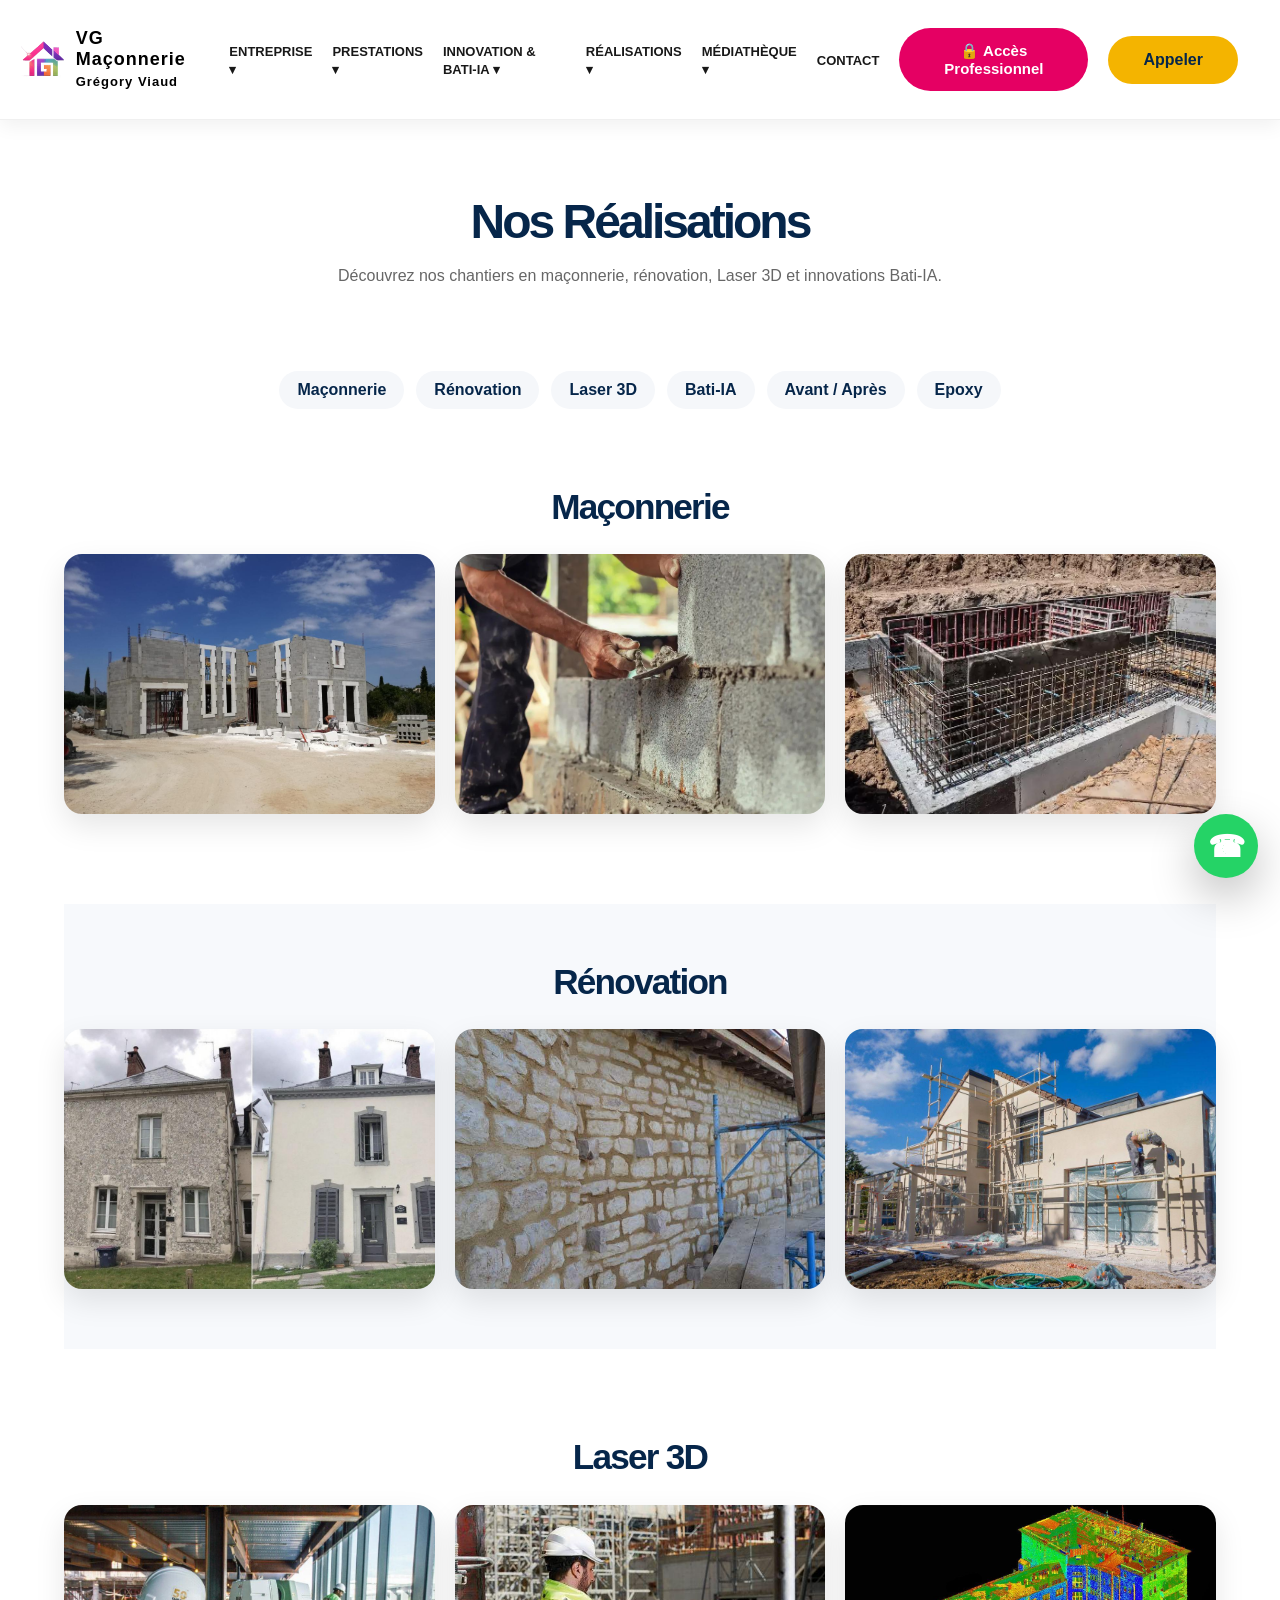
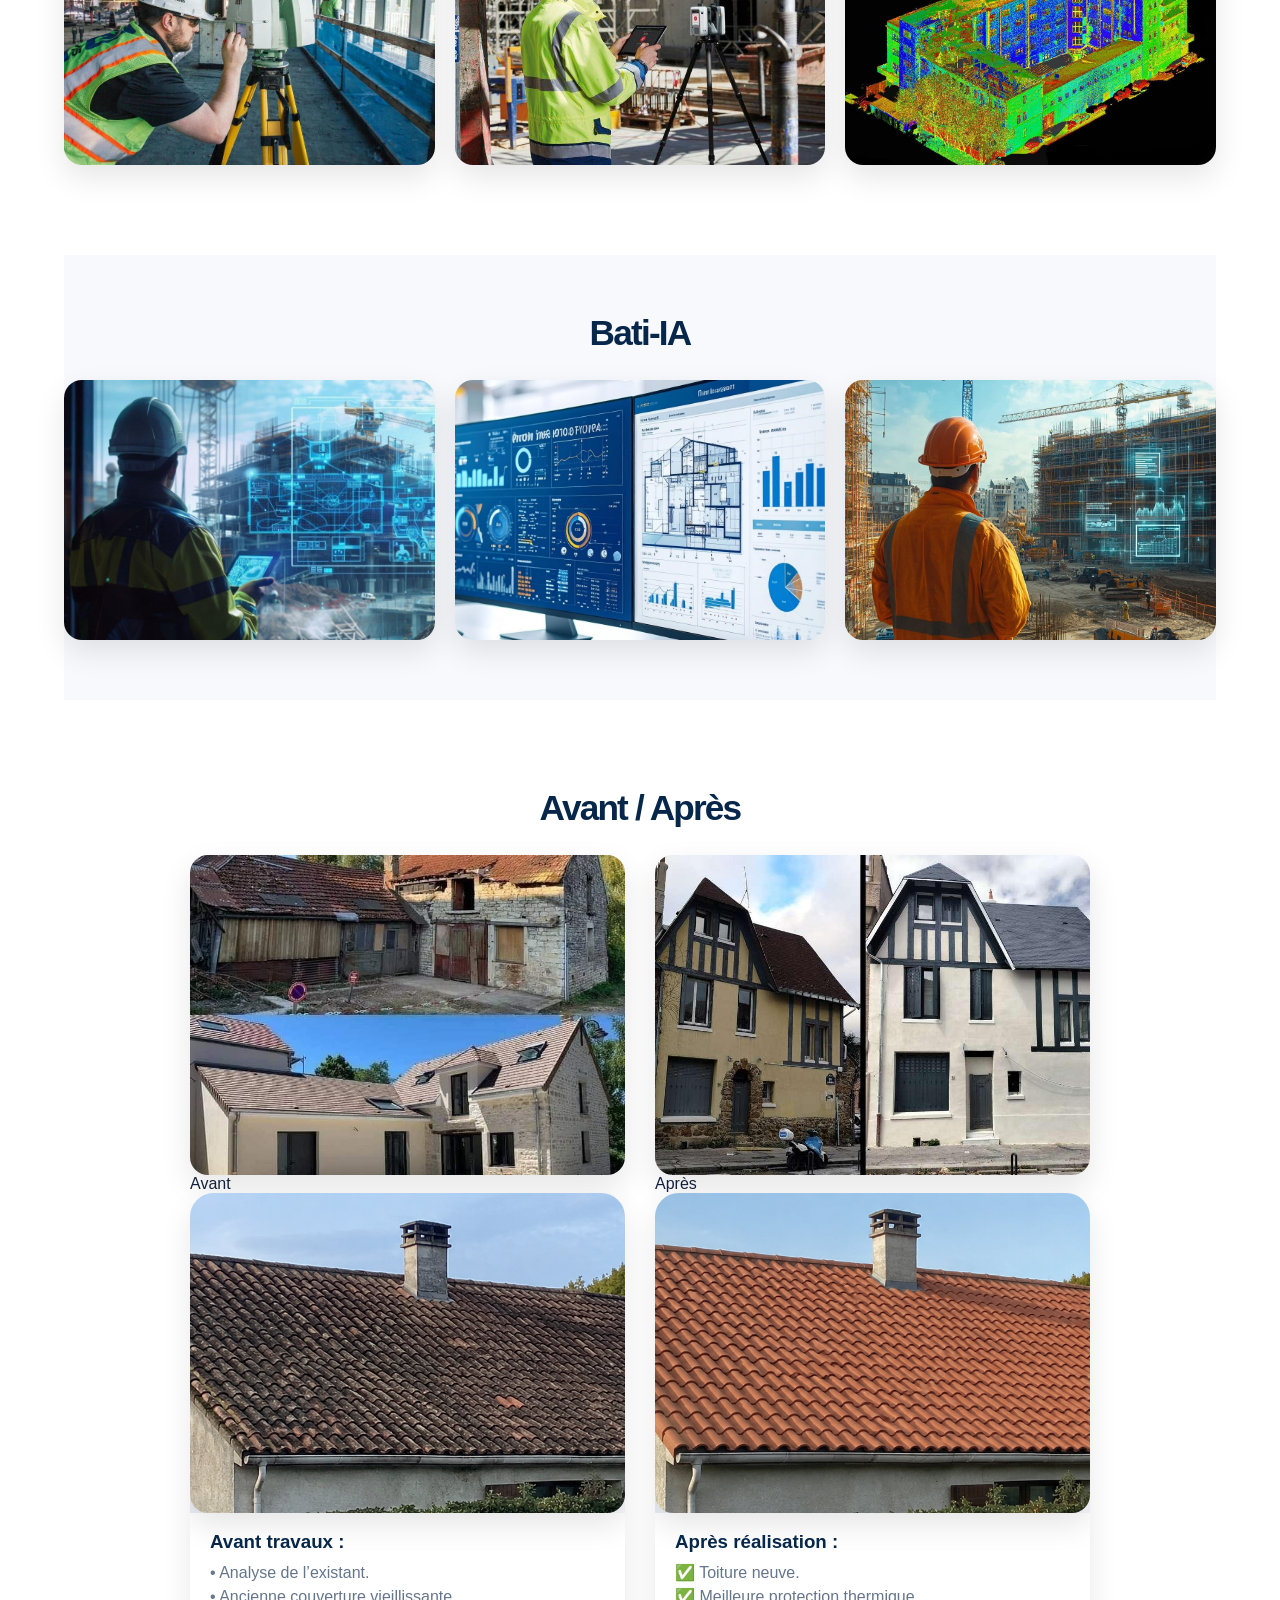
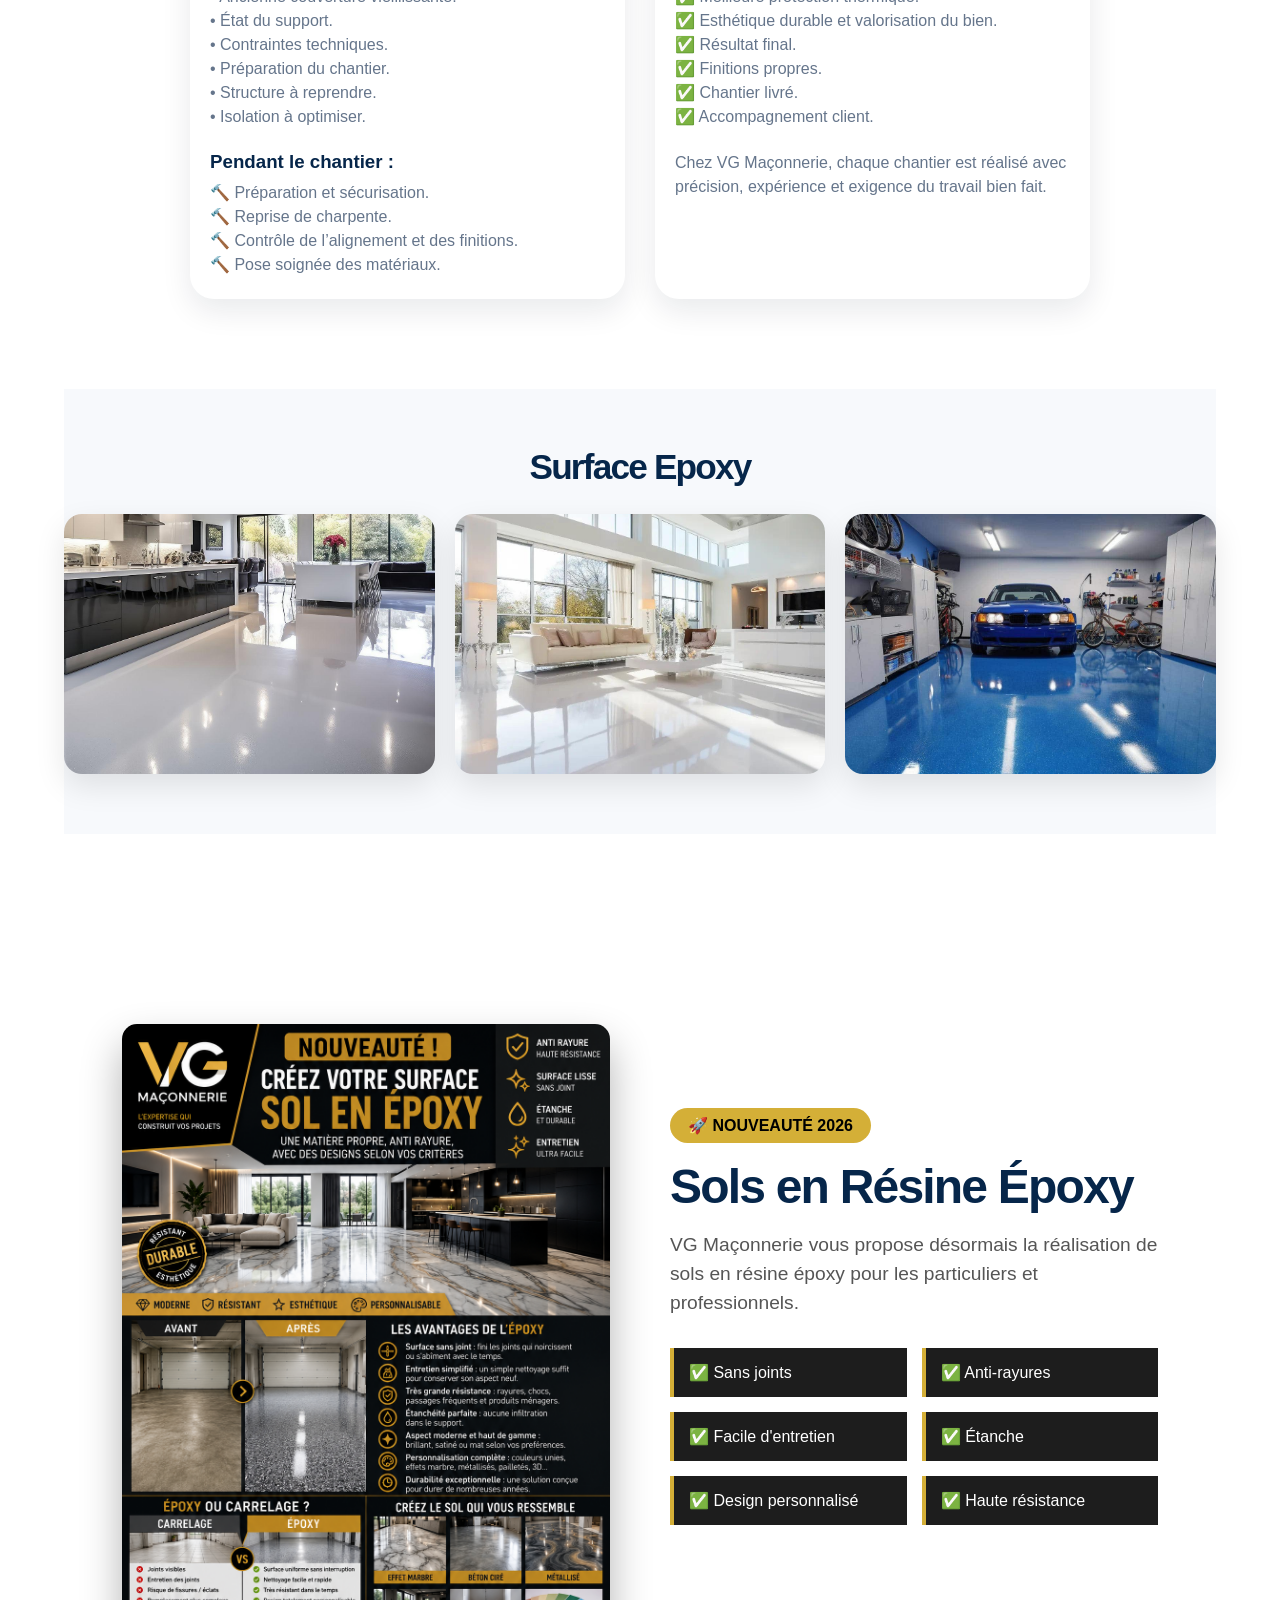
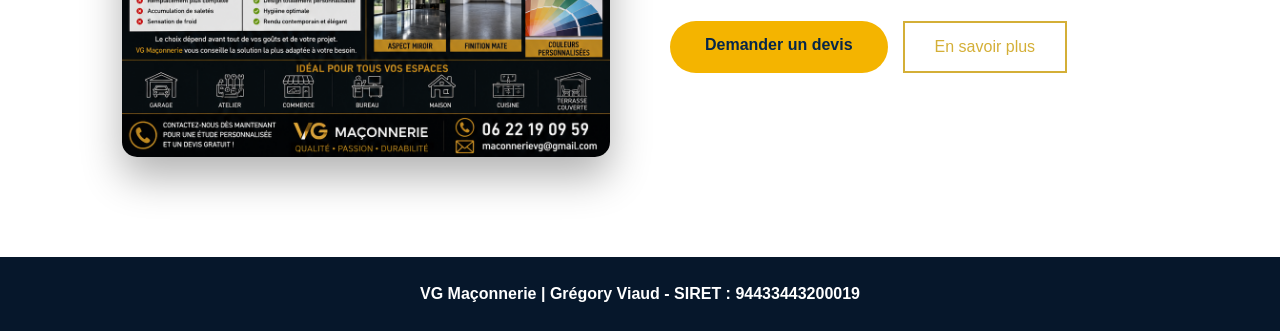
<file: realisations.html>
<!DOCTYPE html>
<html lang="fr">
<head>
  <meta charset="UTF-8" />
  <!-- ======== META NAME ================== -->
  <meta name="viewport" content="width=device-width, initial-scale=1.0" />
  <meta name="robots" content="index, follow">
  <meta name="language" content="fr">
  <meta name="revisit-after" content="7 days">
  <meta name="theme-color" content="#0B1F3A">
  <meta name="author" content="Gregory VIAUD">
  <meta name="description" content="VG Maçonnerie accompagne vos projets de construction, extension, rénovation et maçonnerie générale. Fondations, dalles béton, ouvertures porteuses, IPN, terrasses et gros œuvre.">
  <meta name="keywords" content="Gregory Viaud, VG Maçonnerie, maçonnerie, extension maison, rénovation, fondations, dalle béton, terrassement, IPN, mur porteur, gros œuvre, terrasse béton, clôture, construction, Chartres, Eure-et-Loir">
  <!-- ======== META PROPERTY ================== -->
  <meta property="og:title" content="BATI-IA™ | Construction, Extension & Maçonnerie">
  <meta property="og:description" content="Études, fondations, maçonnerie, extensions, IPN et suivi de chantier. Découvrez l'approche moderne BATI-IA™ appliquée aux projets de construction.">
  <meta property="og:type" content="website">
  <meta property="og:title" content="VG Maçonnerie - Gregory VIAUD">
  <meta property="og:site_name" content="VG Maçonnerie">
  <meta property="og:locale" content="fr_FR">
  <meta property="og:image" content="https://vg-maconnerie.github.io/vg-maconnerie/img/bati-ia-cover.jpg">
  <meta property="og:url" content="https://vg-maconnerie.github.io/vg-maconnerie">
  <meta property="og:description" content="Entreprise de maçonnerie spécialisée dans les extensions, rénovations, fondations, dalles béton et travaux de gros œuvre.">
  <!-- ======== META TWITTER ================== -->
  <meta name="twitter:card" content="summary_large_image">
  <meta name="twitter:title" content="BATI-IA™ | Construction & Maçonnerie">
  <meta name="twitter:description" content="Extension, rénovation, fondations, IPN et suivi de chantier professionnel.">
  <meta name="twitter:image" content="https://vg-maconnerie.github.io/vg-maconnerie/img/bati-ia-cover.jpg">
  <!-- ======== CSS ================== -->
  <link rel="stylesheet" href="css/main.css">
  <link rel="stylesheet" href="css/realisations.css">
  <title>VG Maçonnerie - Grégory Viaud</title>
</head>
<body>
  
   
  <header class="header">

  <div class="logo">
  <a href="index.html#accueil"><img src="./img/logo.png" alt="VG Maçonnerie logo" class="logo-img"></a>
  <span><a href="index.html#accueil">VG Maçonnerie<br><span2 class="titre">Grégory Viaud</a></span2></span>
</div>

  <nav class="nav">

    <input type="checkbox" id="menu-toggle">
    <label for="menu-toggle" class="burger">☰</label>

    <ul class="menu">

      <li class="dropdown">
        <a href="#">ENTREPRISE ▾</a>
        <ul class="submenu">
          <li><a href="index.html#accueil">• Qui sommes-nous ?</a></li>
          <li><a href="index.html#valeurs">• Nos valeurs</a></li>
          <li><a href="index.html#histoire">• Notre histoire</a></li>
          <li><a href="index.html#expertises">• Expertises</a></li>
          <li><a href="index.html#deroulement">• Déroulement</a></li>
        </ul>
      </li>

      <li class="dropdown">
        <a href="#">PRESTATIONS ▾</a>
        <ul class="submenu">
          <li><a href="prestations.html#maconnerie">• Maconnerie Générale</a></li>
          <li><a href="prestations.html#gros-oeuvre">• Gros Oeuvre</a></li>
          <li><a href="prestations.html#extension">• Extension de Maison</a></li>
          <li><a href="prestations.html#mur-porteur">• Ouverture de Mur Porteur</a></li>
          <li><a href="prestations.html#terrassement">• Terrassement</a></li>
          <li><a href="prestations.html#exterieur">• Aménagement Extérieur</a></li>
          <li><a href="prestations.html#reparation">• Réaparation Entretien</a></li>
          <li><a href="prestations.html#appel-offre">• Appels d'Offres</a></li>
        </ul>
      </li>

      <li class="dropdown">
        <a href="#">INNOVATION & BATI-IA ▾</a>
        <ul class="submenu">
          <li><a href="innovations.html#presentation">• Présentation</a></li>
          <li><a href="innovations.html#ia">• IA appliquée au bâtiment</a></li>
          <li><a href="innovations.html#outils">• Outils numériques</a></li>
          <li><a href="innovations.html#automatisation">• Automatisation documentaire</a></li>
          <li><a href="innovations.html#projets">• Projets innovants</a></li>
        </ul>
      </li>

      <li class="dropdown">
        <a href="#">RÉALISATIONS ▾</a>
        <ul class="submenu">
          <li><a href="#maconnerie">• Maconnerie</a></li>
          <li><a href="#renovation">• Rénovation</a></li>
          <li><a href="#laser">• Laser 3D</a></li>
          <li><a href="#bati-ia">• BATI-IA</a></li>
          <li><a href="#avant-apres">• Avant & Après</a></li>
          <li><a href="#epoxy">• Surface Epoxy</a></li>
        </ul>
      </li>

      <li class="dropdown">
        <a href="#">MÉDIATHÈQUE ▾</a>
        <ul class="submenu">
          <li><a href="mediatheque.html#videos">• Vidéos</a></li> 
          <li><a href="mediatheque.html#publications">• Publications</a></li> 
          <li><a href="mediatheque.html#goodies">• Goodies</a></li>
        </ul>
      </li>
      
      <li><a href="contact.html#contact">CONTACT</a></li>
      
    </ul>

    <button class="btn-pro" onclick="ouvrirBatiIA()">🔒 Accès Professionnel</button>
      <a class="btn btn-primary" href="tel:0608087994">Appeler</a>

  </nav>

</header>

  <section class="realisations-page">

    <div class="container">

        <div class="realisations-header">
            <h1>Nos Réalisations</h1>
            <p>
                Découvrez nos chantiers en maçonnerie, rénovation,
                Laser 3D et innovations Bati-IA.
            </p>
        </div>

        <!-- NAV -->
        <nav class="realisations-nav">
            <a href="#maconnerie">Maçonnerie</a>
            <a href="#renovation">Rénovation</a>
            <a href="#laser">Laser 3D</a>
            <a href="#bati-ia">Bati-IA</a>
            <a href="#avant-apres">Avant / Après</a>
            <a href="#epoxy">Epoxy</a>
        </nav>

        <!-- MACONNERIE -->
        <section id="maconnerie" class="real-block">
            <h2>Maçonnerie</h2>

            <div class="real-grid">
                <img src="./img/maconnerie1.jpeg" alt="Maçonnerie chantier mur parpaing">
                <img src="./img/maconnerie2.jpeg" alt="Fondations maison chantier">
                <img src="./img/maconnerie3.jpeg" alt="Construction mur béton">
            </div>
        </section>

        <!-- RENOVATION -->
        <section id="renovation" class="real-block alt">
            <h2>Rénovation</h2>

            <div class="real-grid">
                <img src="./img/renovation1.jpeg" alt="Rénovation maison façade">
                <img src="./img/renovation2.jpeg" alt="Reprise mur ancien bâtiment">
                <img src="./img/renovation3.jpeg" alt="Travaux rénovation intérieur">
            </div>
        </section>

        <!-- LASER 3D -->
        <section id="laser" class="real-block">
            <h2>Laser 3D</h2>

            <div class="real-grid">
                <img src="./img/laser1.jpeg" alt="Scan laser 3D bâtiment chantier">
                <img src="./img/laser2.jpeg" alt="Nuage de points 3D bâtiment">
                <img src="./img/laser3.jpeg" alt="Relevé structure laser 3D">
            </div>
        </section>

        <!-- BATI IA -->
        <section id="bati-ia" class="real-block alt">
            <h2>Bati-IA</h2>

            <div class="real-grid">
                <img src="./img/ia-chantier1.jpeg" alt="IA analyse chantier bâtiment">
                <img src="./img/ia-chantier2.jpeg" alt="Suivi digital chantier tablette">
                <img src="./img/ia-chantier3.jpeg" alt="Analyse données bâtiment IA">
            </div>
        </section>

        <!-- AVANT APRES -->
        <section id="avant-apres" class="real-block">
            <h2>Avant / Après</h2>

            <div class="before-after">

                <div>
                    <img src="./img/avant-apres1.jpeg" alt="Chantier avant travaux">
                    <p>Avant</p>
                </div>

                <div>
                    <img src="./img/avant-apres2.jpeg" alt="Chantier après travaux terminé">
                    <p>Après</p>
                </div>

            </div>

      <div class="before-after">
        <article class="ba-card">
          <div class="placeholder"><img src="./img/image_106.png" alt="Charpente" /></div>
          <h3>Avant travaux :</h3>
          <p>• Analyse de l’existant.<br>
             • Ancienne couverture vieillissante.<br>
             • État du support.<br>
             • Contraintes techniques.<br>
             • Préparation du chantier.<br>
             • Structure à reprendre.<br>
             • Isolation à optimiser.</p>

         <h3>Pendant le chantier :</h3>
          <p>🔨 Préparation et sécurisation.<br>
             🔨 Reprise de charpente.<br>
             🔨 Contrôle de l’alignement et des finitions.<br>
             🔨 Pose soignée des matériaux.</p>
        </article>
        <article class="ba-card">
          <div class="placeholder"><img src="./img/image_107.png" alt="Charpente" /></div>
          <h3>Après réalisation :</h3>
          <p>✅ Toiture neuve.<br>
             ✅ Meilleure protection thermique.<br>
             ✅ Esthétique durable et valorisation du bien.<br>
             ✅ Résultat final.<br>
             ✅ Finitions propres.<br>
             ✅ Chantier livré.<br>
             ✅ Accompagnement client.</p>


          <p>Chez VG Maçonnerie, chaque chantier est réalisé avec précision,
            expérience et exigence du travail bien fait.</p>

        </article>
      </div>

        </section>

        <!-- EPOXY -->
        <section id="epoxy" class="real-block alt">
            <h2>Surface Epoxy</h2>

            <div class="real-grid">
                <img src="./img/epoxy1.jpeg" alt="Sol epoxy industriel brillant">
                <img src="./img/epoxy2.jpeg" alt="Résine epoxy chantier sol garage">
                <img src="./img/epoxy3.jpeg" alt="Finition epoxy surface lisse">
            </div>
        </section>

<!-- SECTION SOL EPOXY -->
<section id="epoxy-home" class="epoxy-home">
    <div class="container">

        <div class="epoxy-grid">

            <div class="epoxy-image">
                <img src="./img/vg-maconnerie-epoxy.png" alt="Sol Résine Époxy VG Maçonnerie">
            </div>

            <div class="epoxy-content">

                <span class="epoxy-badge">
                    🚀 NOUVEAUTÉ 2026
                </span>

                <h2>
                    Sols en Résine Époxy
                </h2>

                <p class="intro">
                    VG Maçonnerie vous propose désormais la réalisation de sols
                    en résine époxy pour les particuliers et professionnels.
                </p>

                <div class="epoxy-features">

                    <div>✅ Sans joints</div>
                    <div>✅ Anti-rayures</div>
                    <div>✅ Facile d'entretien</div>
                    <div>✅ Étanche</div>
                    <div>✅ Design personnalisé</div>
                    <div>✅ Haute résistance</div>

                </div>

                <p>
                    Disponible en finition marbre, béton ciré, métallisée,
                    brillante ou mate selon vos envies.
                </p>

                <div class="epoxy-cta">

                    <a href="#contact" class="btn-primary">
                        Demander un devis
                    </a>

                    <a href="#contact" class="btn-secondary">
                        En savoir plus
                    </a>

                </div>

            </div>

        </div>

    </div>
</section>

    </div>

</section>

  <footer>
    VG Maçonnerie | Grégory Viaud - SIRET : 94433443200019
  </footer>

  <a class="float-whatsapp" href="https://wa.me/33608087994" target="_blank" aria-label="Contacter VG Maçonnerie sur WhatsApp">☎</a>

  <script>
    const observer = new IntersectionObserver((entries) => {
      entries.forEach(entry => {
        if (entry.isIntersecting) entry.target.classList.add('visible');
      });
    }, { threshold: 0.15 });

    document.querySelectorAll('.reveal').forEach(el => observer.observe(el));

    const counters = document.querySelectorAll('.counter-number');
    let countersStarted = false;

    function animateCounters() {
      if (countersStarted) return;
      countersStarted = true;
      counters.forEach(counter => {
        const target = Number(counter.dataset.target);
        let value = 0;
        const step = Math.max(1, Math.ceil(target / 45));
        const timer = setInterval(() => {
          value += step;
          if (value >= target) {
            counter.textContent = target;
            clearInterval(timer);
          } else {
            counter.textContent = value;
          }
        }, 30);
      });
    }

    const counterSection = document.querySelector('.counter-row');
    const counterObserver = new IntersectionObserver((entries) => {
      entries.forEach(entry => {
        if (entry.isIntersecting) animateCounters();
      });
    }, { threshold: 0.4 });

    if (counterSection) counterObserver.observe(counterSection);
  </script>

<!-- JAVA-SCRIPT -->
<script src="js/location.js"></script>

</body>
</html>
</file>
<file: css/main.css>
:root {
      --pink: #e6005c;
      --navy: #06264a;
      --blue: #1455c8;
      --purple: #5d1cb2;
      --orange: #f2a11f;
      --green: #63a51c;
      --light: #f5f7fb;
      --dark: #06172b;
      --text: #14213d;
      --muted: #65758b;
      --white: #ffffff;
      --shadow: 0 18px 45px rgba(6, 23, 43, .16);
      --radius: 24px;
    }

    * { box-sizing: border-box; }
    html { scroll-behavior: smooth; }
    body {
      margin: 0;
      font-family: Arial, Helvetica, sans-serif;
      color: var(--text);
      background: #ffffff;
    }

    a { color: inherit; text-decoration: none; }
    img { max-width: 100%; display: block; }

    .topbar {
      position: sticky;
      top: 0;
      z-index: 50;
      background: rgba(255,255,255,.92);
      backdrop-filter: blur(14px);
      box-shadow: 0 4px 25px rgba(0,0,0,.06);
    }

    .nav {
      max-width: 1180px;
      margin: auto;
      padding: 14px 22px;
      display: flex;
      justify-content: space-between;
      align-items: center;
      gap: 20px;
    }

    .brand {
      display: flex;
      align-items: center;
      gap: 14px;
      font-weight: 900;
      color: var(--navy);
      letter-spacing: -.5px;
    }

    .brand-logo {
      width: 52px;
      height: 52px;
      border-radius: 14px;
      background: conic-gradient(from 220deg, var(--pink), var(--purple), var(--blue), var(--green), var(--orange), var(--pink));
      position: relative;
      box-shadow: var(--shadow);
    }

    .brand-logo::after {
      content: "VG";
      position: absolute;
      inset: 8px;
      background: white;
      color: var(--navy);
      border-radius: 10px;
      display: grid;
      place-items: center;
      font-weight: 900;
    }

    .nav-links {
      display: flex;
      gap: 18px;
      font-size: 14px;
      font-weight: 700;
      color: var(--navy);
    }

    .btn {
      display: inline-flex;
      align-items: center;
      justify-content: center;
      gap: 10px;
      border: none;
      padding: 14px 20px;
      border-radius: 999px;
      font-weight: 900;
      cursor: pointer;
      transition: transform .2s ease, box-shadow .2s ease;
    }

    .btn:hover { transform: translateY(-2px); box-shadow: var(--shadow); }
    .btn-primary { background: var(--pink); color: white; }
    .btn-dark { background: var(--navy); color: white; }
    .btn-light { background: white; color: var(--navy); }

    .hero {
      min-height: 88vh;
      background:
        linear-gradient(110deg, rgba(255,255,255,.98) 0%, rgba(255,255,255,.92) 48%, rgba(6,38,74,.26) 100%),
        url('IMG-20260524-W0A0003.jpg') center/cover;
      position: relative;
      overflow: hidden;
    }

    .hero::before {
      content: "";
      position: absolute;
      inset: 0;
      background-image: linear-gradient(135deg, rgba(6,38,74,.08) 25%, transparent 25%), linear-gradient(225deg, rgba(230,0,92,.07) 25%, transparent 25%);
      background-size: 42px 42px;
      opacity: .32;
    }

    .hero-inner {
      position: relative;
      max-width: 1180px;
      margin: auto;
      padding: 88px 22px 70px;
      display: grid;
      grid-template-columns: 1.05fr .95fr;
      gap: 42px;
      align-items: center;
    }

    .badge {
      display: inline-flex;
      gap: 8px;
      align-items: center;
      color: var(--navy);
      background: white;
      padding: 9px 14px;
      border-radius: 999px;
      font-size: 14px;
      font-weight: 900;
      box-shadow: 0 10px 30px rgba(6,23,43,.10);
      margin-bottom: 22px;
    }

    h1 {
      font-size: clamp(46px, 7vw, 84px);
      line-height: .92;
      margin: 0 0 18px;
      letter-spacing: -3px;
      color: var(--navy);
    }

    h1 span { color: var(--pink); display: block; }

    .lead {
      max-width: 680px;
      font-size: 20px;
      line-height: 1.55;
      color: #24354f;
      margin: 0 0 28px;
    }

    .hero-actions { display: flex; flex-wrap: wrap; gap: 14px; margin-bottom: 28px; }

    .trust-row {
      display: grid;
      grid-template-columns: repeat(4, minmax(0, 1fr));
      gap: 12px;
      max-width: 670px;
    }

    .trust-card {
      background: rgba(255,255,255,.92);
      padding: 16px;
      border-radius: 18px;
      box-shadow: 0 12px 30px rgba(6,23,43,.08);
      font-weight: 800;
      color: var(--navy);
      min-height: 82px;
    }

    .hero-card {
      background: rgba(255,255,255,.95);
      border-radius: 34px;
      padding: 20px;
      box-shadow: var(--shadow);
      transform: rotate(1deg);
    }

    .hero-card img {
      border-radius: 24px;
      aspect-ratio: 4/5;
      object-fit: cover;
    }

    .section {
      padding: 86px 22px;
    }

    .section.alt { background: var(--light); }

    .container { max-width: 1180px; margin: auto; }

    .section-title {
      display: flex;
      align-items: end;
      justify-content: space-between;
      gap: 28px;
      margin-bottom: 36px;
    }

    h2 {
      margin: 0;
      color: var(--navy);
      font-size: clamp(32px, 4vw, 54px);
      letter-spacing: -1.8px;
      line-height: 1;
    }

    .section-title p {
      max-width: 470px;
      color: var(--muted);
      line-height: 1.6;
      margin: 0;
      font-size: 17px;
    }

    .services-grid {
      display: grid;
      grid-template-columns: repeat(3, 1fr);
      gap: 20px;
    }

    .service-card {
      background: white;
      border-radius: var(--radius);
      padding: 26px;
      box-shadow: 0 12px 35px rgba(6,23,43,.08);
      min-height: 210px;
      border: 1px solid rgba(6,38,74,.08);
    }

    .icon {
      width: 54px;
      height: 54px;
      border-radius: 18px;
      background: var(--navy);
      color: white;
      display: grid;
      place-items: center;
      font-size: 25px;
      margin-bottom: 18px;
    }

    .service-card:nth-child(2) .icon { background: var(--pink); }
    .service-card:nth-child(3) .icon { background: var(--purple); }
    .service-card:nth-child(4) .icon { background: var(--blue); }
    .service-card:nth-child(5) .icon { background: var(--green); }
    .service-card:nth-child(6) .icon { background: var(--orange); }

    .service-card h3 { margin: 0 0 10px; color: var(--navy); font-size: 22px; }
    .service-card p { margin: 0; color: var(--muted); line-height: 1.55; }

    .process {
      display: grid;
      grid-template-columns: repeat(5, 1fr);
      gap: 14px;
    }

    .step {
      background: var(--navy);
      color: white;
      padding: 24px 18px;
      border-radius: 22px;
      min-height: 220px;
      position: relative;
      overflow: hidden;
    }

    .step:nth-child(even) { background: var(--pink); }
    .step strong { font-size: 34px; opacity: .4; }
    .step h3 { margin: 22px 0 10px; font-size: 19px; }
    .step p { margin: 0; line-height: 1.45; font-size: 14px; opacity: .92; }


.portfolio {
    display: grid;
    grid-template-columns: repeat(3, 1fr);
    gap: 16px;
}

.work {
    position: relative;
    border-radius: var(--radius);
    overflow: hidden;
    height: 500px; /* même hauteur pour les 3 */
    background: #ddd;
    box-shadow: 0 12px 30px rgba(6,23,43,.09);
}

.work img {
    width: 100%;
    height: 100%;
    object-fit: cover;
    display: block;
}

.work span {
    position: absolute;
    left: 16px;
    bottom: 16px;
    background: rgba(6,38,74,.92);
    color: #fff;
    padding: 10px 14px;
    border-radius: 999px;
    font-weight: 900;
    font-size: 14px;
}
.work img{
    cursor:pointer;
    transition:.3s;
}

.work img:hover{
    transform:scale(1.03);
}

.lightbox{
    display:none;
    position:fixed;
    inset:0;
    background:rgba(0,0,0,.9);
    z-index:9999;
    justify-content:center;
    align-items:center;
    padding:40px;
}

.lightbox img{
    max-width:90%;
    max-height:90vh;
    border-radius:12px;
    box-shadow:0 20px 60px rgba(0,0,0,.5);
}

    .quote {
      background: linear-gradient(135deg, var(--navy), #071a34);
      color: white;
      border-radius: 34px;
      padding: 48px;
      display: grid;
      grid-template-columns: 1.1fr .9fr;
      gap: 34px;
      align-items: center;
      box-shadow: var(--shadow);
    }

    .quote h2 { color: white; }
    .quote p { color: rgba(255,255,255,.82); line-height: 1.7; font-size: 18px; }

    .contact-box {
      background: white;
      color: var(--navy);
      padding: 28px;
      border-radius: 24px;
    }

    .phone {
      font-size: clamp(32px, 5vw, 50px);
      font-weight: 900;
      color: var(--pink);
      letter-spacing: -1px;
      margin: 10px 0 18px;
    }

    footer {
      background: var(--dark);
      color: white;
      padding: 28px 22px;
      text-align: center;
      font-weight: 700;
    }

    @media (max-width: 950px) {
      .hero-inner, .quote { grid-template-columns: 1fr; }
      .services-grid { grid-template-columns: repeat(2, 1fr); }
      .process { grid-template-columns: 1fr 1fr; }
      .portfolio { grid-template-columns: 1fr; }
      .work.big { min-height: 360px; }
      .nav-links { display: none; }
      .trust-row { grid-template-columns: repeat(2, 1fr); }
    }

    @media (max-width: 620px) {
      .services-grid, .process, .trust-row { grid-template-columns: 1fr; }
      .section-title { align-items: start; flex-direction: column; }
      .hero-inner { padding-top: 55px; }
      .hero-card { transform: none; }
    }
  

    .float-whatsapp {
      position: fixed;
      right: 22px;
      bottom: 22px;
      width: 64px;
      height: 64px;
      border-radius: 50%;
      background: #25D366;
      color: white;
      display: grid;
      place-items: center;
      font-size: 30px;
      font-weight: 900;
      box-shadow: 0 18px 45px rgba(0,0,0,.25);
      z-index: 80;
      transition: transform .2s ease;
    }

    .float-whatsapp:hover { transform: scale(1.08); }

    .reveal {
      opacity: 0;
      transform: translateY(35px);
      transition: opacity .75s ease, transform .75s ease;
    }

    .reveal.visible {
      opacity: 1;
      transform: translateY(0);
    }

    .counter-row {
      display: grid;
      grid-template-columns: repeat(3, 1fr);
      gap: 18px;
      margin-top: 28px;
      max-width: 680px;
    }

    .counter-card {
      background: white;
      border-radius: 20px;
      padding: 22px;
      box-shadow: 0 12px 30px rgba(6,23,43,.08);
    }

    .counter-number {
      display: block;
      color: var(--pink);
      font-size: 42px;
      font-weight: 900;
      line-height: 1;
    }

    .before-after {
      display: grid;
      grid-template-columns: 1fr 1fr;
      gap: 18px;
      margin-top: 20px;
    }

    .ba-card {
      background: white;
      border-radius: 24px;
      overflow: hidden;
      box-shadow: 0 12px 30px rgba(6,23,43,.09);
    }

    .ba-card .placeholder {
      min-height: 260px;
      background: linear-gradient(135deg, #dfe5ee, #f6f7fb);
      display: grid;
      place-items: center;
      color: var(--muted);
      font-weight: 900;
    }

    .ba-card h3 { margin: 18px 20px 8px; color: var(--navy); }
    .ba-card p { margin: 0 20px 22px; color: var(--muted); line-height: 1.5; }

    .reviews-grid {
      display: grid;
      grid-template-columns: repeat(3, 1fr);
      gap: 20px;
    }

    .review-card {
      background: white;
      border-radius: 24px;
      padding: 26px;
      box-shadow: 0 12px 30px rgba(6,23,43,.08);
    }

    .stars { color: #f2a11f; font-size: 22px; letter-spacing: 2px; margin-bottom: 12px; }
    .review-card p { color: var(--muted); line-height: 1.55; }
    .review-card strong { color: var(--navy); }

    .contact-form {
      display: grid;
      gap: 12px;
      margin-top: 18px;
    }

    .contact-form input,
    .contact-form textarea,
    .contact-form select {
      width: 100%;
      border: 1px solid rgba(6,38,74,.15);
      border-radius: 14px;
      padding: 14px 15px;
      font: inherit;
      outline: none;
    }

    .contact-form textarea { min-height: 110px; resize: vertical; }

    .map-box {
      margin-top: 26px;
      border-radius: 24px;
      overflow: hidden;
      background: #dfe5ee;
      min-height: 300px;
      display: grid;
      place-items: center;
      color: var(--navy);
      font-weight: 900;
      text-align: center;
      padding: 30px;
    }

    .seo-local {
      margin-top: 34px;
      background: white;
      border-radius: 24px;
      padding: 28px;
      box-shadow: 0 12px 30px rgba(6,23,43,.08);
      color: var(--muted);
      line-height: 1.65;
    }

    .seo-local strong { color: var(--navy); }

    @media (max-width: 950px) {
      .counter-row, .reviews-grid, .before-after { grid-template-columns: 1fr; }
    }

    .btn-pro{
    background:#e50063;
    color:white;
    border:none;
    border-radius:40px;
    padding:14px 18px;
    font-weight:700;
    font-size:15px;
    cursor:pointer;
    transition:.3s;
    }

   .btn-pro:hover{
    background:#c70056;
    transform:translateY(-2px);
    }

   .partenaires{
    padding:60px 0;
    background:#fff;
    }

   .partenaires h2{
    text-align:center;
    margin-bottom:30px;
    }

   .slider{
    overflow:hidden;
    width:100%;
    position:relative;
    }

   .slide-track{
    display:flex;
    width:calc(250px * 12);
    animation:scroll 25s linear infinite;
    }

   .slide-track img{
    width:180px;
    height:90px;
    object-fit:contain;
    margin:0 30px;
    filter:grayscale(100%);
    transition:.3s;
   }

   .slide-track img:hover{
    filter:none;
    transform:scale(1.1);
   }

   @keyframes scroll{
    0%{
        transform:translateX(0);
    }
    100%{
        transform:translateX(-50%);
     }
   }


/* =========================
   APPELS D'OFFRES
========================= */
   .appel-offre{
    width:100%;
    max-width:1400px;
    margin:0 auto;
    padding:100px 30px;
    text-align:center;
  }
   .appel-offre h2{
    font-size:45px;
    font-weight:800;
    color:#0a2d63;
    margin-bottom:20px;
    line-height:1.1;
  }
  .appel-offre p{
   font-size:18px;
   color:#444;
   max-width:1000px;
   margin:0 auto 50px auto;
  }
  .appel-offre form{
   max-width:1000px;
   margin:0 auto;
   display:flex;
   flex-direction:column;
   gap:20px;
  }
  .appel-offre input,
  .appel-offre select,
  .appel-offre textarea{
   width:100%;
   padding:18px 18px;
   border:1px solid #e3e3e3;
   border-radius:18px;
   font-size:16px;
   background:#ffffff;
   transition:0.3s;
  }
 .appel-offre input:focus,
 .appel-offre select:focus,
 .appel-offre textarea:focus{
  outline:none;
  border-color:#e60067;
  box-shadow:0 0 15px rgba(230,0,103,0.15);
  }
 .appel-offre textarea{
  min-height:180px;
  resize:vertical;
  }
 .appel-offre button{
  background:linear-gradient(135deg,#ff006e,#e60067);
  color:#fff;
  border:none;
  border-radius:50px;
  padding:20px;
  font-size:16px;
  font-weight:700;
  cursor:pointer;
  transition:0.3s;
  box-shadow:0 10px 25px rgba(230,0,103,0.25);
  }
 .appel-offre button:hover{
  transform:translateY(-3px);
  box-shadow:0 15px 35px rgba(230,0,103,0.35);
  }

 @media(max-width:768px){
 .appel-offre {
  padding:60px 20px;
  }
 .appel-offre h2 {
  font-size:42px;
  }
 .appel-offre p {
  font-size:18px;
  }
 }

.batiia-liste{
 text-align:center;
 font-size:16px;
 line-height:1.8;
 color:#0a2d63;
 font-weight:500;
 }

 .livre-blanc{
    padding:80px 20px;
    background:#f8fafc;
    text-align:center;
}

.container{
    max-width:1200px;
    margin:auto;
}

.livre-blanc h2{
    font-size:3rem;
    color:#0f172a;
    margin-bottom:20px;
}

.intro{
    max-width:800px;
    margin:auto;
    font-size:1.1rem;
    line-height:1.7;
    color:#475569;
    margin-bottom:40px;
}

.video-container{
    border-radius:20px;
    overflow:hidden;
    box-shadow:0 15px 35px rgba(0,0,0,0.15);
    margin-bottom:40px;
}

.video-container video{
    width:100%;
    display:block;
}

.actions{
    display:flex;
    justify-content:center;
    gap:20px;
    flex-wrap:wrap;
}

.btn-pdf,
.btn-contact{
    padding:15px 30px;
    border-radius:10px;
    text-decoration:none;
    font-weight:700;
    transition:.3s;
}

.btn-pdf{
    background:#2563eb;
    color:white;
}

.btn-contact{
    background:#d97706;
    color:white;
}

.btn-pdf:hover,
.btn-contact:hover{
    transform:translateY(-3px);
}

.epoxy-home{
    padding:100px 0;
    background:#ffffff;
    color:#fff;
}

.epoxy-grid{
    display:grid;
    grid-template-columns:1fr 1fr;
    gap:60px;
    align-items:center;
}

.epoxy-image img{
    width:100%;
    border-radius:15px;
    box-shadow:0 20px 40px rgba(0,0,0,.3);
}

.epoxy-badge{
    display:inline-block;
    background:#d4af37;
    color:#000;
    padding:8px 18px;
    border-radius:30px;
    font-weight:700;
    margin-bottom:20px;
}

.epoxy-content h2{
    font-size:3rem;
    margin-bottom:20px;
}

.epoxy-content .intro{
    font-size:1.2rem;
    margin-bottom:30px;
}

.epoxy-features{
    display:grid;
    grid-template-columns:repeat(2,1fr);
    gap:15px;
    margin:30px 0;
}

.epoxy-features div{
    background:#1d1d1d;
    padding:15px;
    border-left:4px solid #d4af37;
}

.epoxy-cta{
    display:flex;
    gap:15px;
    margin-top:30px;
}

.btn-primary{
    background:#d4af37;
    color:#000;
    padding:15px 30px;
    text-decoration:none;
    font-weight:700;
}

.btn-secondary{
    border:2px solid #d4af37;
    color:#d4af37;
    padding:15px 30px;
    text-decoration:none;
}

* {
  margin: 0;
  padding: 0;
  box-sizing: border-box;
  font-family: Arial, sans-serif;
}

/* SECTION PRINCIPALE ULTRA LIGHT */
.attentions-clients {
  display: flex;
  align-items: center;
  gap: 40px;

  max-width: 1100px;
  margin: 60px auto;
  padding: 30px;

  background: #ffffff;
  border-radius: 16px;

  box-shadow: 0 8px 25px rgba(0,0,0,0.06);

  /* HAUTEUR CONTRÔLÉE */
  min-height: 620px;
  max-height: 620px;
}

/* IMAGE PLUS DISCRÈTE */
.attentions-image {
  flex: 0.45;
  overflow: hidden;
  border-radius: 12px;
}

.attentions-image img {
  width: 100%;
  height: 100%;
  object-fit: cover;

  /* évite l'effet “plein écran” */
  max-height: 620px;
  transform: scale(1.02);
}

/* TEXTE PLUS PRIORITAIRE */
.attentions-content {
  flex: 0.55;
  display: flex;
  flex-direction: column;
  justify-content: center;
}

.attentions-content h2 {
  font-size: 35px;
  color: #1455c8;
  margin-bottom: 10px;
}

.intro {
  font-size: 16px;
  color: #555;
  margin-bottom: 18px;
  line-height: 1.5;
}

/* LISTE */
.liste-avantages {
  list-style: none;
  margin-bottom: 20px;
}

.liste-avantages li {
  font-size: 16px;
  color: #333;
  margin-bottom: 10px;
  padding-left: 6px;
}

/* BOUTON */
.btn-avantages {
  display: inline-block;
  width: fit-content;

  padding: 10px 16px;
  border-radius: 8px;

  background: #2c7be5;
  color: white;
  text-decoration: none;
  font-weight: 700;

  font-size: 16px;
  transition: 0.25s ease;
}

.btn-avantages:hover {
  background: #1f5fc2;
  transform: translateY(-2px);
}

/* RESPONSIVE */
@media (max-width: 900px) {
  .attentions-clients {
    flex-direction: column;
    max-height: none;
    min-height: auto;
  }

  .attentions-image {
    width: 100%;
    height: 220px;
  }
}

/* RESET SIMPLE */
* {
  margin: 0;
  padding: 0;
  box-sizing: border-box;
}

/* HEADER FIXE */
.header {
  position: sticky;
  top: 0;
  z-index: 999;
  background: #fff;
  color: #000;

  display: flex;
  justify-content: space-between;
  align-items: center;

  padding: 14px 20px;

  box-shadow: 0 6px 18px rgba(0, 0, 0, 0.06);
  border-bottom: 1px solid rgba(0, 0, 0, 0.06);
}

/* LOGO */
.logo {
  font-weight: 600;
  font-size: 16px;
  letter-spacing: 1px;
}

/* MENU */
.menu {
  list-style: none;
  display: flex;
  gap: 20px;
  align-items: center;
}

.menu li a {
  color: #000;
  text-decoration: none;
  font-size: 13px;
  opacity: 0.9;
  transition: 0.2s;
  font-weight: 700;
}

.menu li a:hover {
  opacity: 1;
  color: #2c7be5;
}

/* DROPDOWN */
.dropdown {
  position: relative;
}

.submenu {
  position: absolute;
  margin-top: 0px;
  left: 0;

  background: #f1f1f1;
  list-style: none;

  min-width: 220px;

  display: none;
  flex-direction: column;

  border-radius: 8px;
  overflow: hidden;

  box-shadow: 0 10px 25px rgba(0,0,0,0.3);
}

.submenu li a {
  display: block;
  padding: 10px 12px;
  font-size: 14px;
  font-weight: 500;
}

.dropdown:hover .submenu {
  display: flex;color: 
}

/* BURGER MOBILE */
#menu-toggle {
  display: none;
}

.burger {
  display: none;
  font-size: 22px;
  cursor: pointer;
}

/* RESPONSIVE */
@media (max-width: 768px) {

  .burger {
    display: block;
  }

  .menu {
    display: none;
    position: absolute;
    top: 60px;
    right: 0;

    flex-direction: column;
    background: #fff;

    width: 220px;
    padding: 10px;
    border-radius: 10px;
  }

  #menu-toggle:checked + .burger + .menu {
    display: flex;
  }

  .submenu {
    position: relative;
    display: none;
    box-shadow: none;
    background: #f1f1f1;
  }

  .dropdown:hover .submenu {
    display: none;
  }

  .dropdown:focus-within .submenu {
    display: flex;
  }
}

.logo {
  display: flex;
  align-items: center;
  gap: 10px;

  font-weight: 700;
  font-size: 18px;
  letter-spacing: 1px;
  color: #000;
}

.titre {
  font-size: 13px;
  font-weight: 700;
}

/* mini logo */
.logo-img {
  width: 50px;
  height: 50px;
  object-fit: contain;
  border-radius: 4px; /* optionnel, style plus doux */
}

/* SEPARATEUR */
.submenu-separator {
  height: 1px;
  background: rgba(100, 100, 100, 0.52);
  margin: 6px 10px;
}

/* ==========================
   CONTENEUR
========================== */

.container{
    width:min(1200px,90%);
    margin:auto;
}

/* ==========================
   HEADER
========================== */

.page-header{
    padding:100px 0 70px;
    text-align:center;
    background:#f7f9fc;
}

.page-header h1{
    font-size:3rem;
    color:#06264a;
    margin-bottom:15px;
}

.page-header p{
    max-width:700px;
    margin:auto;
    color:#666;
    line-height:1.8;
}

/* ==========================
   VALEURS
========================== */

.values-section{
    padding:80px 0;
}

.values-grid{
    display:grid;
    grid-template-columns:repeat(3, 1fr);
    gap:30px;
}

.value-card{
    background:#fff;
    padding:35px;
    border-radius:20px;
    text-align:center;
    box-shadow:0 12px 30px rgba(0,0,0,.08);
    transition:.3s ease;
}

.value-card:hover{
    transform:translateY(-8px);
}

.icon{
    font-size:2.5rem;
    margin-bottom:15px;
}

.value-card h3{
    color:#06264a;
    margin-bottom:15px;
}

.value-card p{
    color:#666;
    line-height:1.7;
}

/* ==========================
   ENGAGEMENT
========================== */

.commitment{
    background:#06264a;
    color:#fff;
    text-align:center;
    padding:90px 0;
}

.commitment h2{
    font-size:2.2rem;
    margin-bottom:20px;
}

.commitment p{
    max-width:800px;
    margin:0 auto 30px;
    line-height:1.8;
}

.btn-primary{
    display:inline-block;
    background:#f4b400;
    color:#06264a;
    text-decoration:none;
    padding:15px 35px;
    border-radius:50px;
    font-weight:700;
    transition:.3s;
}

.btn-primary:hover{
    transform:translateY(-3px);
}

/* ==========================
   TABLETTE
========================== */

@media (max-width:992px){

    .values-grid{
        grid-template-columns:repeat(2,1fr);
    }

}

/* ==========================
   MOBILE
========================== */

@media (max-width:768px){

    .page-header h1{
        font-size:2.2rem;
    }

    .values-grid{
        grid-template-columns:1fr;
    }

}

/* ==========================
   HISTOIRE
========================== */

.story-section{
    padding:80px 0;
}

.story-intro{
    max-width:900px;
    margin:0 auto 70px;
    text-align:center;
}

.story-intro h2{
    color:#06264a;
    margin-bottom:20px;
}

.story-intro p{
    color:#666;
    line-height:1.8;
    margin-bottom:15px;
}

/* ==========================
   TIMELINE
========================== */

.timeline{
    display:grid;
    grid-template-columns:repeat(3,1fr);
    gap:30px;
    margin-bottom:80px;
}

.timeline-card{
    background:#fff;
    border-radius:20px;
    overflow:hidden;
    box-shadow:0 12px 30px rgba(0,0,0,.08);
    transition:.3s ease;
}

.timeline-card:hover{
    transform:translateY(-8px);
}

.year{
    background:#06264a;
    color:#fff;
    padding:20px;
    text-align:center;
    font-size:1.5rem;
    font-weight:700;
}

.timeline-content{
    padding:30px;
}

.timeline-content h3{
    color:#06264a;
    margin-bottom:15px;
}

.timeline-content p{
    color:#666;
    line-height:1.7;
}

/* ==========================
   VISION
========================== */

.vision-box{
    background:#f7f9fc;
    padding:50px;
    border-radius:20px;
    text-align:center;
}

.vision-box h2{
    color:#06264a;
    margin-bottom:20px;
}

.vision-box p{
    max-width:800px;
    margin:auto;
    color:#666;
    line-height:1.8;
}

/* ==========================
   CTA
========================== */

.history-cta{
    background:#06264a;
    color:#fff;
    text-align:center;
    padding:90px 0;
}

.history-cta h2{
    margin-bottom:20px;
}

.history-cta p{
    max-width:800px;
    margin:0 auto 30px;
    line-height:1.8;
}

/* ==========================
   RESPONSIVE
========================== */

@media(max-width:992px){

    .timeline{
        grid-template-columns:1fr;
    }

}

@media(max-width:768px){

    .story-intro{
        text-align:left;
    }

    .vision-box{
        padding:30px;
    }

}

.services-page{
    padding:80px 0;
}

.services-header{
    text-align:center;
    margin-bottom:50px;
}

.services-header h1{
    font-size:3rem;
    color:#06264a;
    margin-bottom:15px;
}

.services-header p{
    max-width:700px;
    margin:auto;
    color:#666;
    line-height:1.8;
}

.services-nav{
    display:flex;
    flex-wrap:wrap;
    justify-content:center;
    gap:15px;
    margin-bottom:60px;
    position:sticky;
    top:90px;
    z-index:10;
    background:#fff;
    padding:20px;
    border-radius:20px;
    box-shadow:0 5px 20px rgba(0,0,0,.08);
}

.services-nav a{
    text-decoration:none;
    color:#06264a;
    background:#f5f7fa;
    padding:12px 20px;
    border-radius:50px;
    font-weight:600;
    transition:.3s;
}

.services-nav a:hover{
    background:#06264a;
    color:#fff;
}

.service-block{
    background:#fff;
    padding:50px;
    margin-bottom:30px;
    border-radius:20px;
    box-shadow:0 12px 30px rgba(0,0,0,.08);

    /* Décalage pour les ancres */
    scroll-margin-top:140px;
}

.service-block h2{
    color:#06264a;
    margin-bottom:20px;
    font-size:2rem;
}

.service-block p{
    color:#666;
    line-height:1.8;
    max-width:900px;
}

/* Scroll fluide */
html{
    scroll-behavior:smooth;
}

@media(max-width:768px){

    .services-nav{
        position:relative;
        top:auto;
    }

    .service-block{
        padding:30px;
    }

    .services-header h1{
        font-size:2.2rem;
    }

}
</file>
<file: css/innovations.css>
/* GLOBAL */
.container{
    width:min(1200px,90%);
    margin:auto;
}

/* HEADER */
.innovation-header{
    text-align:center;
    padding:90px 0 40px;
}

.innovation-header h1{
    font-size:3rem;
    color:#06264a;
}

.innovation-header p{
    max-width:800px;
    margin:auto;
    color:#666;
    line-height:1.8;
}

/* NAV */
.innovation-nav{
    display:flex;
    flex-wrap:wrap;
    justify-content:center;
    gap:12px;
    margin:40px 0 80px;
}

.innovation-nav a{
    text-decoration:none;
    background:#f5f7fa;
    color:#06264a;
    padding:10px 18px;
    border-radius:30px;
    font-weight:600;
    transition:.3s;
}

.innovation-nav a:hover{
    background:#06264a;
    color:#fff;
}

/* BLOCS */
.innovation-block{
    margin-bottom:80px;
}

/* GRID */
.innovation-grid{
    display:grid;
    grid-template-columns:1fr 1fr;
    gap:60px;
    align-items:center;
}

/* reverse */
.innovation-grid.reverse{
    direction:rtl;
}

.innovation-grid.reverse .text,
.innovation-grid.reverse .image{
    direction:ltr;
}

/* TEXT */
.text h2{
    font-size:2.2rem;
    color:#06264a;
    margin-bottom:20px;
}

.text p{
    color:#666;
    line-height:1.8;
}

/* IMAGE */
.image img{
    width:100%;
    height:420px;
    object-fit:cover;
    border-radius:20px;
    box-shadow:0 15px 35px rgba(0,0,0,.12);
}

/* ALT BACKGROUND */
.alt{
    background:#f7f9fc;
    padding:60px 0;
}

/* SCROLL ANCHOR */
.innovation-block{
    scroll-margin-top:120px;
}

/* MOBILE */
@media(max-width:900px){

    .innovation-grid,
    .innovation-grid.reverse{
        grid-template-columns:1fr;
        direction:ltr;
    }

    .image img{
        height:300px;
    }

    .innovation-header h1{
        font-size:2.2rem;
    }
}
</file>
<file: css/layout-btp.css>
/* GLOBAL */
.container{
    width:min(1200px,90%);
    margin:auto;
}

/* HEADER */
.services-header{
    text-align:center;
    padding:80px 0 40px;
}

.services-header h1{
    font-size:3rem;
    color:#06264a;
}

.services-header p{
    max-width:700px;
    margin:auto;
    color:#666;
    line-height:1.8;
}

/* MENU ANCRÉ */
.services-nav{
    display:flex;
    flex-wrap:wrap;
    justify-content:center;
    gap:10px;
    margin:40px 0 80px;
}

.services-nav a{
    padding:10px 18px;
    background:#f5f7fa;
    border-radius:30px;
    text-decoration:none;
    color:#06264a;
    font-weight:600;
    transition:.3s;
}

.services-nav a:hover{
    background:#06264a;
    color:#fff;
}

/* BLOCS SERVICES */
.service-block{
    display:grid;
    grid-template-columns:1fr 1fr;
    gap:60px;
    align-items:center;
    margin-bottom:120px;
}

/* inversion gauche/droite */
.service-block.reverse{
    direction:rtl;
}

.service-block.reverse .service-text,
.service-block.reverse .service-image{
    direction:ltr;
}

/* IMAGE */
.service-image img{
    width:100%;
    height:450px;
    object-fit:cover;
    border-radius:20px;
    box-shadow:0 15px 35px rgba(0,0,0,.12);
}

/* TEXTE */
.service-text h2{
    font-size:2.2rem;
    color:#06264a;
    margin-bottom:20px;
}

.service-text p{
    color:#666;
    line-height:1.8;
    margin-bottom:25px;
}

/* BOUTON */
.btn{
    display:inline-block;
    background:#f4b400;
    color:#06264a;
    padding:12px 25px;
    border-radius:30px;
    text-decoration:none;
    font-weight:700;
    transition:.3s;
}

.btn:hover{
    transform:translateY(-3px);
}

/* MOBILE */
@media(max-width:900px){

    .service-block,
    .service-block.reverse{
        grid-template-columns:1fr;
        direction:ltr;
    }

    .service-image img{
        height:300px;
    }

    .services-header h1{
        font-size:2.2rem;
    }
}
</file>
<file: css/realisations.css>
/* HEADER */
.realisations-header{
    text-align:center;
    padding:80px 0 40px;
}

.realisations-header h1{
    font-size:3rem;
    color:#06264a;
}

.realisations-header p{
    max-width:700px;
    margin:auto;
    color:#666;
    line-height:1.8;
}

/* NAV */
.realisations-nav{
    display:flex;
    flex-wrap:wrap;
    justify-content:center;
    gap:12px;
    margin:40px 0 80px;
}

.realisations-nav a{
    text-decoration:none;
    background:#f5f7fa;
    color:#06264a;
    padding:10px 18px;
    border-radius:30px;
    font-weight:600;
    transition:.3s;
}

.realisations-nav a:hover{
    background:#06264a;
    color:#fff;
}

/* SECTIONS */
.real-block{
    margin-bottom:90px;
}

.real-block h2{
    text-align:center;
    font-size:2.2rem;
    color:#06264a;
    margin-bottom:30px;
}

/* GRID IMAGES */
.real-grid{
    display:grid;
    grid-template-columns:repeat(3, 1fr);
    gap:20px;
}

.real-grid img{
    width:100%;
    height:260px;
    object-fit:cover;
    border-radius:18px;
    box-shadow:0 12px 30px rgba(0,0,0,.10);
    transition:.3s;
}

.real-grid img:hover{
    transform:scale(1.05);
}

/* ALT BACKGROUND */
.alt{
    background:#f7f9fc;
    padding:60px 0;
}

/* BEFORE / AFTER */
.before-after{
    display:grid;
    grid-template-columns:1fr 1fr;
    gap:30px;
    max-width:900px;
    margin:auto;
}

.before-after img{
    width:100%;
    height:320px;
    object-fit:cover;
    border-radius:18px;
    box-shadow:0 12px 30px rgba(0,0,0,.10);
}

/* ANCHOR SCROLL */
.real-block{
    scroll-margin-top:120px;
}

/* MOBILE */
@media(max-width:900px){

    .real-grid{
        grid-template-columns:1fr;
    }

    .before-after{
        grid-template-columns:1fr;
    }

    .real-grid img{
        height:220px;
    }

    .realisations-header h1{
        font-size:2.2rem;
    }
}
</file>
